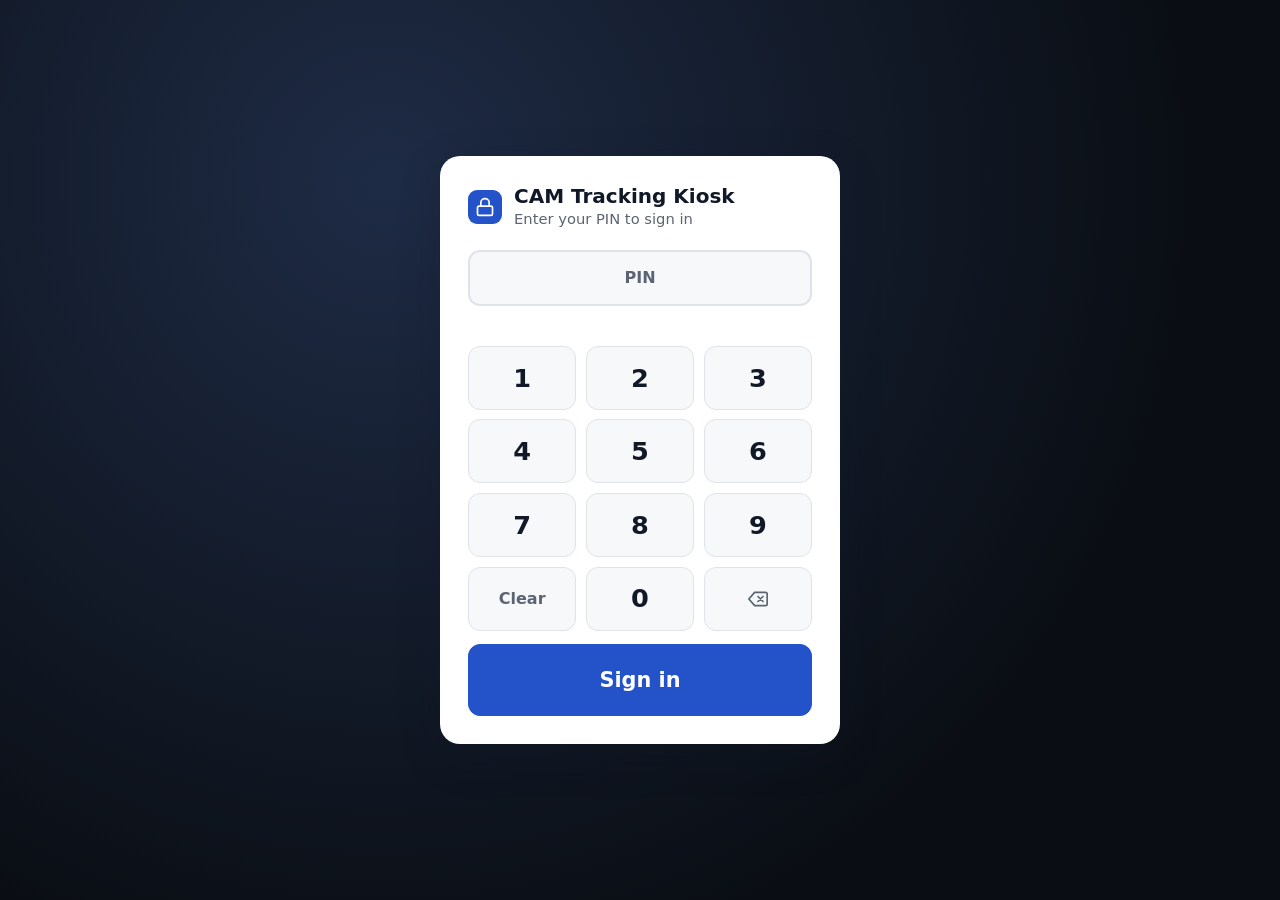
<file: static/index.html>
<!DOCTYPE html>
<html lang="en">
<head>
    <meta charset="UTF-8">
    <meta name="viewport" content="width=device-width, initial-scale=1.0">
    <title>Entry · CAM Tracking</title>
    <link rel="stylesheet" href="/static/css/styles.css">
    <script src="/static/js/ui.js"></script>
    <script src="/static/js/api.js"></script>
    <script src="/static/js/layout.js"></script>
</head>
<body data-page="entry">
    <main class="page">
        <div class="entry-layout">
            <section class="stack-v">
                <div class="card">
                    <form id="lookupForm" autocomplete="off">
                        <label class="field-label" for="entryInput" style="display:block;margin-bottom:0.5rem">Scan or type a tool</label>
                        <div class="lookup-row">
                            <div class="input-hero-wrap">
                                <svg class="icon" viewBox="0 0 24 24" aria-hidden="true"><path d="M3 7V5a2 2 0 0 1 2-2h2M17 3h2a2 2 0 0 1 2 2v2M21 17v2a2 2 0 0 1-2 2h-2M7 21H5a2 2 0 0 1-2-2v-2"/><path d="M7 12h10"/></svg>
                                <input type="text" id="entryInput" class="input input-hero" placeholder="1793-1-2"
                                       autocapitalize="characters" spellcheck="false" autofocus>
                            </div>
                            <button type="submit" id="lookupBtn" class="btn btn-primary btn-xl">Look up</button>
                        </div>
                        <div class="hint-row">
                            <span><code>S1793 SET1 CAM2</code></span>
                            <span><code>1793-1-2</code></span>
                            <span><code>S1793-C2-SET1</code></span>
                            <span>or just <code>1793</code> for the whole job</span>
                        </div>
                    </form>
                </div>

                <!-- Shop status while idle -->
                <div id="idlePanel" class="stack-v">
                    <div class="grid grid-4" id="stationTiles"></div>
                    <div class="card">
                        <div class="card-header">
                            <div class="card-title">Needs attention</div>
                            <a href="/static/hot-list.html" class="btn btn-sm btn-ghost">Full hot list</a>
                        </div>
                        <div id="attentionList" class="attention-list"></div>
                    </div>
                </div>

                <!-- Pick a set or cam -->
                <div id="pickerCard" class="card hidden">
                    <div class="card-header">
                        <div>
                            <div class="card-title" id="pickerTitle"></div>
                            <div class="card-subtitle">Tap a cam to move it, or a set to move every cam in it.</div>
                        </div>
                        <button type="button" class="btn btn-ghost btn-icon" data-action="reset" aria-label="Close"></button>
                    </div>
                    <div id="pickerList" class="set-list"></div>
                </div>

                <!-- Move a tool or set -->
                <div id="moveCard" class="card tool-card hidden" tabindex="-1">
                    <div class="tool-header">
                        <div>
                            <div class="tool-title" id="toolTitle"></div>
                            <div class="tool-meta" id="toolMeta"></div>
                        </div>
                        <div id="toolStation"></div>
                    </div>
                    <div id="lifeInfo"></div>

                    <div class="row-between" style="margin:1.25rem 0 0.85rem">
                        <div class="segmented" role="group" aria-label="What to move">
                            <button type="button" data-scope="cam" aria-pressed="true">This cam</button>
                            <button type="button" data-scope="set" aria-pressed="false" id="setScopeBtn">Entire set</button>
                        </div>
                        <span class="muted" id="scopeHint"></span>
                    </div>

                    <div class="station-grid" id="stationGrid"></div>

                    <div class="row-between" style="margin-top:1rem">
                        <button type="button" id="undoBtn" class="btn btn-lg"></button>
                        <button type="button" class="btn btn-lg btn-ghost" data-action="reset">Cancel <kbd style="background:var(--surface-3)">Esc</kbd></button>
                    </div>

                    <div id="historyBlock" class="hidden">
                        <h3 class="section-title">Recent moves for this tool</h3>
                        <div id="historyList" class="timeline"></div>
                    </div>
                </div>
            </section>

            <aside class="card">
                <div class="card-header" style="margin-bottom:0.25rem">
                    <div class="card-title">Recent activity</div>
                    <span class="live-dot">Live</span>
                </div>
                <div id="activityList" class="activity">
                    <div class="skeleton" style="height:3rem;margin:0.5rem 0"></div>
                    <div class="skeleton" style="height:3rem;margin:0.5rem 0"></div>
                    <div class="skeleton" style="height:3rem;margin:0.5rem 0"></div>
                </div>
            </aside>
        </div>
    </main>

    <script src="/static/js/auth.js"></script>
    <script>
    (function () {
        'use strict';
        var U = UI;

        var state = { cam: null, job: null, scope: 'cam', setCams: [] };

        var form = document.getElementById('lookupForm');
        var entryInput = document.getElementById('entryInput');
        var lookupBtn = document.getElementById('lookupBtn');
        var pickerCard = document.getElementById('pickerCard');
        var moveCard = document.getElementById('moveCard');
        var undoBtn = document.getElementById('undoBtn');
        var idlePanel = document.getElementById('idlePanel');

        undoBtn.innerHTML = U.icon('undo') + 'Undo last move';
        document.querySelectorAll('[data-action="reset"]').forEach(function (btn) {
            if (!btn.textContent.trim()) btn.innerHTML = U.icon('x');
            btn.addEventListener('click', resetUI);
        });

        document.getElementById('stationGrid').innerHTML = U.STATIONS.map(function (s) {
            var meta = U.STATION_META[s];
            return '<button type="button" class="station-btn" data-station="' + s + '">' +
                '<span class="station-top">' + U.icon(meta.icon) + '<span class="current-tag hidden">Current</span></span>' +
                '<span><span class="station-name">' + meta.label + '</span><br><span class="station-hint">' + meta.hint + '</span></span>' +
                '</button>';
        }).join('');

        // ========== Lookup ==========

        form.addEventListener('submit', function (e) {
            e.preventDefault();
            lookup(entryInput.value.trim());
        });

        async function lookup(entry) {
            if (!entry) {
                U.toast('Scan or type a tool first', { type: 'warning' });
                entryInput.focus();
                return;
            }
            U.setLoading(lookupBtn, true);
            try {
                var result = await API.resolveEntry(entry);
                if (result.status === 'exact') {
                    await showMove(result.cam_item, result.job);
                } else if (result.status === 'multiple') {
                    showPicker(result.candidates, result.job);
                } else if (result.status === 'job_not_found') {
                    U.toast('No job S' + result.s_number, { type: 'error', detail: 'Check the number or ask an admin to create the job.' });
                    entryInput.select();
                } else {
                    U.toast(result.message || 'Tool not found', { type: 'error' });
                    entryInput.select();
                }
            } catch (err) {
                U.toast(err.message, { type: 'error' });
            } finally {
                U.setLoading(lookupBtn, false);
            }
        }

        // ========== Picker ==========

        var pickerCams = {};

        function showPicker(cams, job) {
            state.job = job;
            pickerCams = {};
            var sets = {};
            cams.forEach(function (cam) {
                pickerCams[cam.id] = cam;
                (sets[cam.set_no] = sets[cam.set_no] || []).push(cam);
            });

            document.getElementById('pickerTitle').innerHTML = U.toolId(job.s_number) +
                (job.title ? ' <span class="muted" style="font-weight:500">' + U.esc(job.title) + '</span>' : '');

            document.getElementById('pickerList').innerHTML = Object.keys(sets).map(Number).sort(function (a, b) { return a - b; }).map(function (setNo) {
                var setCams = sets[setNo].sort(function (a, b) { return a.cam_no - b.cam_no; });
                var counts = {};
                setCams.forEach(function (c) { counts[c.status_station] = (counts[c.status_station] || 0) + 1; });
                return '<div class="set-row">' +
                    '<button type="button" class="set-btn" data-set-cam="' + setCams[0].id + '">' +
                    '<strong>Set ' + U.esc(setNo) + '</strong><small>' + U.icon('layers') + 'Move all ' + setCams.length + '</small>' +
                    U.stackbar(counts) + '</button>' +
                    '<div class="cam-grid">' + setCams.map(function (cam) {
                        return '<button type="button" class="cam-btn" data-cam="' + cam.id + '">' +
                            '<strong>Cam ' + U.esc(cam.cam_no) + '</strong>' + U.stationBadge(cam.status_station) + '</button>';
                    }).join('') + '</div></div>';
            }).join('');

            document.querySelectorAll('#pickerList [data-cam]').forEach(function (btn) {
                btn.addEventListener('click', function () { showMove(pickerCams[btn.dataset.cam], state.job, 'cam'); });
            });
            document.querySelectorAll('#pickerList [data-set-cam]').forEach(function (btn) {
                btn.addEventListener('click', function () { showMove(pickerCams[btn.dataset.setCam], state.job, 'set'); });
            });

            moveCard.classList.add('hidden');
            idlePanel.classList.add('hidden');
            pickerCard.classList.remove('hidden');
        }

        // ========== Move screen ==========

        async function showMove(cam, job, scope) {
            state.cam = cam;
            state.job = job;
            pickerCard.classList.add('hidden');
            idlePanel.classList.add('hidden');
            moveCard.classList.remove('hidden');
            moveCard.dataset.station = cam.status_station;

            document.getElementById('toolTitle').innerHTML = U.toolId(job.s_number, cam.set_no, cam.cam_no);
            var meta = [];
            if (job.title) meta.push('<span>' + U.esc(job.title) + '</span>');
            if (cam.die_position) meta.push('<span class="chip">' + U.esc(U.capitalize(cam.die_position)) + ' die</span>');
            if (cam.enter_die_steel) meta.push('<span class="chip">' + U.esc(U.capitalize(cam.enter_die_steel)) + '</span>');
            meta.push('<span>Updated ' + U.timeAgo(cam.status_updated_at) + '</span>');
            document.getElementById('toolMeta').innerHTML = meta.join('');
            document.getElementById('toolStation').innerHTML = U.stationBadge(cam.status_station, true);
            document.getElementById('lifeInfo').innerHTML = '';
            document.getElementById('historyBlock').classList.add('hidden');

            // Set members are needed for the scope toggle and set moves
            state.setCams = [];
            try {
                var data = await API.job(job.id);
                if (state.cam !== cam) return;
                state.setCams = data.cam_items.filter(function (c) { return c.set_no === cam.set_no; });
            } catch (e) { /* set scope unavailable */ }
            document.getElementById('setScopeBtn').textContent = 'Entire set (' + (state.setCams.length || '?') + ')';
            setScope(scope || 'cam');
            moveCard.focus({ preventScroll: true });
            moveCard.scrollIntoView({ behavior: 'smooth', block: 'nearest' });

            loadLife(cam);
            loadHistory(cam);
        }

        function setScope(scope) {
            state.scope = scope === 'set' && state.setCams.length > 1 ? 'set' : 'cam';
            document.querySelectorAll('[data-scope]').forEach(function (b) {
                b.setAttribute('aria-pressed', String(b.dataset.scope === state.scope));
            });
            document.getElementById('setScopeBtn').disabled = state.setCams.length <= 1;

            var counts = {};
            state.setCams.forEach(function (c) { counts[c.status_station] = (counts[c.status_station] || 0) + 1; });
            document.querySelectorAll('.station-btn').forEach(function (btn) {
                var s = btn.dataset.station;
                var isCurrent = state.scope === 'cam'
                    ? s === state.cam.status_station
                    : counts[s] === state.setCams.length;
                btn.classList.toggle('is-current', isCurrent);
                btn.disabled = isCurrent;
                btn.querySelector('.current-tag').classList.toggle('hidden', !isCurrent);
            });
            document.getElementById('scopeHint').innerHTML = state.scope === 'set'
                ? U.esc(U.STATIONS.filter(function (s) { return counts[s]; }).map(function (s) { return counts[s] + ' ' + U.stationLabel(s); }).join(' · '))
                : '';
        }

        document.querySelectorAll('[data-scope]').forEach(function (b) {
            b.addEventListener('click', function () { setScope(b.dataset.scope); });
        });

        async function loadLife(cam) {
            try {
                var ls = await API.camLifespan(cam.id);
                if (state.cam !== cam) return;
                var cur = ls.current_lifespan;
                var est = ls.forecast.estimated_sharpenings_remaining;
                var pct = cur.percent_life_used;
                var html = '<div class="life-line"><span class="muted" style="font-weight:600">Material life</span>' + U.meter(pct) +
                    '<span></span><span class="muted">' + U.inches(cur.material_remaining) + ' remaining' +
                    (est !== null ? ' · about ' + est + ' sharpening' + (est === 1 ? '' : 's') + ' left' : '') +
                    (cur.lifespan_number ? ' · lifespan #' + cur.lifespan_number : '') + '</span></div>';
                if (pct >= 90) html = U.inlineAlert('Near end of life: ' + U.inches(cur.material_remaining) + ' remaining. Plan a refill.', 'error') + html;
                else if (pct >= 70) html = U.inlineAlert(pct.toFixed(0) + '% of material life used.', 'warning') + html;
                document.getElementById('lifeInfo').innerHTML = '<div style="margin-top:1rem">' + html + '</div>';
            } catch (e) { /* lifespan is informational */ }
        }

        async function loadHistory(cam) {
            try {
                var data = await API.camItem(cam.id);
                if (state.cam !== cam) return;
                var moves = data.moves.filter(function (m) { return !m.undone; }).slice(0, 5);
                if (!moves.length) return;
                document.getElementById('historyList').innerHTML = moves.map(function (m) {
                    return '<div class="timeline-item"><div>' + U.stationBadge(m.from_station) + '<span class="arrow">→</span>' +
                        U.stationBadge(m.to_station) +
                        (m.material_removed !== null ? ' <span class="muted">' + U.inches(m.material_removed) + ' removed</span>' : '') +
                        '</div><div class="muted nowrap" title="' + U.esc(U.formatDateTime(m.moved_at)) + '">' +
                        U.esc(m.operator || '') + ' · ' + U.timeAgo(m.moved_at) + '</div></div>';
                }).join('');
                document.getElementById('historyBlock').classList.remove('hidden');
            } catch (e) { /* history is informational */ }
        }

        // ========== Moving ==========

        document.querySelectorAll('.station-btn').forEach(function (btn) {
            btn.addEventListener('click', function () {
                if (btn.disabled) return;
                var station = btn.dataset.station;
                (state.scope === 'set' ? moveSet(station, btn) : moveOne(station, btn));
            });
        });

        function busy(on) {
            document.querySelectorAll('.station-btn').forEach(function (b) { b.style.pointerEvents = on ? 'none' : ''; });
        }

        async function earlyRefillDetails(cam, job) {
            var lifespan = await API.camLifespan(cam.id);
            var current = lifespan.current_lifespan;
            if (!current.early_refill_required) return {};
            return U.openDialog({
                title: 'Early refill: ' + U.toolIdText(job.s_number, cam.set_no, cam.cam_no),
                text: 'This tool has more than 10% of its life remaining. Enter a reason for refilling early.',
                confirmLabel: 'Confirm refill',
                danger: true,
                body: U.inlineAlert(U.inches(current.material_remaining) + ' remaining (' + current.percent_life_used + '% used)', 'warning') +
                    '<div class="field"><label class="field-label" for="earlyRefillNote">Reason for early refill</label>' +
                    '<textarea id="earlyRefillNote" class="textarea" rows="3" maxlength="486" placeholder="Reason for early refill" autofocus></textarea></div>' +
                    '<label class="switch field"><input id="earlyRefillExclude" type="checkbox" checked>' +
                    '<span class="switch-track"></span><span class="switch-text"><strong>Exclude this lifecycle from the normal average</strong>' +
                    '<span>Recommended if this was an abnormal lifecycle.</span></span></label>',
                onConfirm: function (dialog) {
                    var note = dialog.querySelector('#earlyRefillNote').value.trim();
                    if (!note) throw new Error('A reason is required for early refill');
                    return { notes: 'Early refill: ' + note, exclude_from_avg: dialog.querySelector('#earlyRefillExclude').checked };
                }
            });
        }

        async function moveOne(station, btn) {
            var cam = state.cam, job = state.job;
            var label = U.toolIdText(job.s_number, cam.set_no, cam.cam_no);
            var material = null;
            if (cam.status_station === 'sharpen' && station === 'cabinet') {
                material = await U.materialDialog(label);
                if (material === null) return;
            }
            busy(true);
            btn.style.opacity = '0.6';
            try {
                var refill = station === 'refill' ? await earlyRefillDetails(cam, job) : {};
                if (refill === null) return;
                var result = await API.moveCam(Object.assign({ cam_item_id: cam.id, to_station: station, material_removed: material }, refill));
                U.toast(label + ' → ' + U.stationLabel(station), {
                    type: 'success',
                    detail: result.auto_bumped
                        ? 'Auto-bumped Set ' + result.auto_bumped.set_no + ' Cam ' + result.auto_bumped.cam_no + ' to Sharpen'
                        : null,
                    action: { label: 'Undo', onClick: function () { undoMany([cam.id].concat(result.auto_bumped ? [result.auto_bumped.cam_item_id] : []), label); } }
                });
                resetUI();
            } catch (err) {
                U.toast(err.message, { type: 'error' });
            } finally {
                busy(false);
                btn.style.opacity = '';
            }
        }

        async function moveSet(station, btn) {
            var job = state.job, setNo = state.cam.set_no;
            var material = {};
            // Collect every reading first: cancelling leaves the whole set untouched
            if (station === 'cabinet') {
                var sharpened = state.setCams.filter(function (c) { return c.status_station === 'sharpen'; })
                    .sort(function (a, b) { return a.cam_no - b.cam_no; });
                for (var i = 0; i < sharpened.length; i++) {
                    var c = sharpened[i];
                    var value = await U.materialDialog(U.toolIdText(job.s_number, c.set_no, c.cam_no) +
                        (sharpened.length > 1 ? ' (' + (i + 1) + ' of ' + sharpened.length + ')' : ''));
                    if (value === null) return;
                    material[c.id] = value;
                }
            }
            busy(true);
            btn.style.opacity = '0.6';
            try {
                var notes = {}, exclusions = {};
                if (station === 'refill') {
                    var cams = state.setCams.filter(function (c) { return c.status_station !== 'refill'; })
                        .sort(function (a, b) { return a.cam_no - b.cam_no; });
                    for (var j = 0; j < cams.length; j++) {
                        var refill = await earlyRefillDetails(cams[j], job);
                        if (refill === null) return;
                        if (refill.notes) {
                            notes[cams[j].id] = refill.notes;
                            exclusions[cams[j].id] = refill.exclude_from_avg;
                        }
                    }
                }
                var result = await API.moveSet({ job_id: job.id, set_no: setNo, to_station: station,
                    material_removed: material, notes: notes, exclude_from_avg: exclusions });
                var label = U.toolIdText(job.s_number, setNo);
                var ids = result.moved.concat(result.bumped).map(function (m) { return m.cam_item_id; });
                U.toast(label + ': ' + result.moved.length + ' cam' + (result.moved.length === 1 ? '' : 's') + ' → ' + U.stationLabel(station), {
                    type: 'success',
                    detail: result.bumped_sets.length ? 'Bumped Set ' + result.bumped_sets.join(', ') + ' to Sharpen' : null,
                    action: { label: 'Undo', onClick: function () { undoMany(ids, label); } }
                });
                resetUI();
            } catch (err) {
                U.toast(err.message, { type: 'error' });
            } finally {
                busy(false);
                btn.style.opacity = '';
            }
        }

        async function undoMany(camIds, label) {
            var failed = 0;
            for (var i = 0; i < camIds.length; i++) {
                try { await API.undoMove(camIds[i]); } catch (e) { failed++; }
            }
            if (failed) U.toast('Undo failed for ' + failed + ' tool(s)', { type: 'error' });
            else U.toast('Undid move: ' + label, { type: 'info' });
            loadActivity();
        }

        undoBtn.addEventListener('click', async function () {
            var cam = state.cam;
            var label = U.toolIdText(state.job.s_number, cam.set_no, cam.cam_no);
            var ok = await U.confirmDialog('Undo last move?', 'Reverts the most recent move recorded for ' + label + '.', { confirmLabel: 'Undo move' });
            if (!ok) return;
            U.setLoading(undoBtn, true);
            try {
                var result = await API.undoMove(cam.id);
                U.toast(label + ' reverted to ' + U.stationLabel(result.reverted_to_station), { type: 'success' });
                resetUI();
            } catch (err) {
                U.toast(err.message, { type: 'error' });
            } finally {
                U.setLoading(undoBtn, false);
            }
        });

        function resetUI() {
            state.cam = null;
            state.setCams = [];
            pickerCard.classList.add('hidden');
            moveCard.classList.add('hidden');
            entryInput.value = '';
            entryInput.focus();
            idlePanel.classList.remove('hidden');
            loadActivity();
            loadIdle();
        }

        // ========== Idle status ==========

        async function loadIdle() {
            try {
                var results = await Promise.all([API.analytics('station-counts'), API.hotList()]);
                var counts = {};
                results[0].forEach(function (r) { counts[r.station] = r.count; });
                document.getElementById('stationTiles').innerHTML = U.STATIONS.map(function (s) {
                    return '<div class="stat" data-station="' + s + '"><div class="stat-label">' + U.stationLabel(s) +
                        '</div><div class="stat-value">' + U.number(counts[s] || 0) + '</div></div>';
                }).join('');
                var hot = results[1].slice(0, 3);
                var list = document.getElementById('attentionList');
                if (!hot.length) {
                    list.innerHTML = U.emptyState('checkCircle', 'Nothing waiting on sharpening');
                    return;
                }
                list.innerHTML = hot.map(function (j) {
                    var flags = (j.has_blocked_position ? '<span class="flag">' + U.icon('alert') + 'Blocked</span>' : '') +
                        (j.all_in_sharpen ? '<span class="flag flag-warning">All in sharpen</span>' : '');
                    return '<button type="button" class="attention-item" data-s="' + U.esc(j.s_number) + '">' +
                        '<div><div class="row">' + U.toolId(j.s_number) + U.priorityBadge(j.priority_level) + flags + '</div>' +
                        '<div class="muted" style="font-size:0.88rem">' + (j.title ? U.esc(j.title) + ' · ' : '') + j.sharpen_count + ' in sharpen · ' +
                        j.available_sets + ' set' + (j.available_sets === 1 ? '' : 's') + ' available</div></div>' +
                        U.stackbar({ active: j.active_count, sharpen: j.sharpen_count, cabinet: j.cabinet_count, refill: j.refill_count }) +
                        '</button>';
                }).join('');
                list.querySelectorAll('[data-s]').forEach(function (b) {
                    b.addEventListener('click', function () { entryInput.value = b.dataset.s; lookup(b.dataset.s); });
                });
            } catch (err) {
                document.getElementById('attentionList').innerHTML = U.inlineAlert(err.message, 'error');
            }
        }

        // ========== Recent activity ==========

        var activityMoves = {};

        async function loadActivity() {
            var list = document.getElementById('activityList');
            try {
                var moves = await API.moves({ limit: 12 });
                activityMoves = {};
                if (!moves.length) {
                    list.innerHTML = U.emptyState('clock', 'No moves yet', 'Moves recorded on any kiosk show up here.');
                    return;
                }
                list.innerHTML = moves.map(function (m) {
                    activityMoves[m.id] = m;
                    return '<div class="activity-item' + (m.undone ? ' is-undone' : '') + '">' +
                        U.stationBadge(m.to_station) +
                        '<div class="what"><a href="#" data-move="' + m.id + '">' + U.toolId(m.s_number, m.set_no, m.cam_no) + '</a>' +
                        '<div class="muted">' + (m.undone ? 'Undone · ' : m.from_station === 'new' ? 'Created · ' : 'from ' + U.esc(U.stationLabel(m.from_station)) + ' · ') + U.esc(m.operator || '') + '</div></div>' +
                        '<span class="when" title="' + U.esc(U.formatDateTime(m.moved_at)) + '">' + U.timeAgo(m.moved_at) + '</span></div>';
                }).join('');
                list.querySelectorAll('[data-move]').forEach(function (a) {
                    a.addEventListener('click', function (e) {
                        e.preventDefault();
                        var m = activityMoves[a.dataset.move];
                        entryInput.value = m.s_number + '-' + m.set_no + '-' + m.cam_no;
                        lookup(entryInput.value);
                    });
                });
            } catch (err) {
                list.innerHTML = U.inlineAlert(err.message, 'error');
            }
        }

        // ========== Keyboard ==========

        document.addEventListener('keydown', function (e) {
            if (document.querySelector('dialog[open]') || document.querySelector('.login-overlay:not(.hidden)')) return;
            if (e.key === 'Escape' && (state.cam || !pickerCard.classList.contains('hidden'))) {
                resetUI();
                return;
            }
            // Scan anytime: printable keys typed outside a field start a new lookup
            var t = e.target;
            var inField = t && (t.tagName === 'INPUT' || t.tagName === 'TEXTAREA' || t.tagName === 'SELECT');
            if (!inField && e.key.length === 1 && !e.ctrlKey && !e.metaKey && !e.altKey && e.key !== ' ') {
                if (state.cam || !pickerCard.classList.contains('hidden')) {
                    pickerCard.classList.add('hidden');
                    moveCard.classList.add('hidden');
                    idlePanel.classList.remove('hidden');
                    state.cam = null;
                }
                entryInput.value = '';
                entryInput.focus();
            }
        });

        Auth.onReady(function () {
            loadActivity();
            loadIdle();
            var q = new URLSearchParams(location.search).get('q');
            if (q) {
                history.replaceState(null, '', location.pathname);
                entryInput.value = q;
                lookup(q);
            } else {
                entryInput.focus();
            }
        });
        setInterval(function () { if (document.visibilityState === 'visible' && Session.isLoggedIn()) {
            loadActivity();
            if (!idlePanel.classList.contains('hidden')) loadIdle();
        } }, 30000);
    })();
    </script>
</body>
</html>
</file>
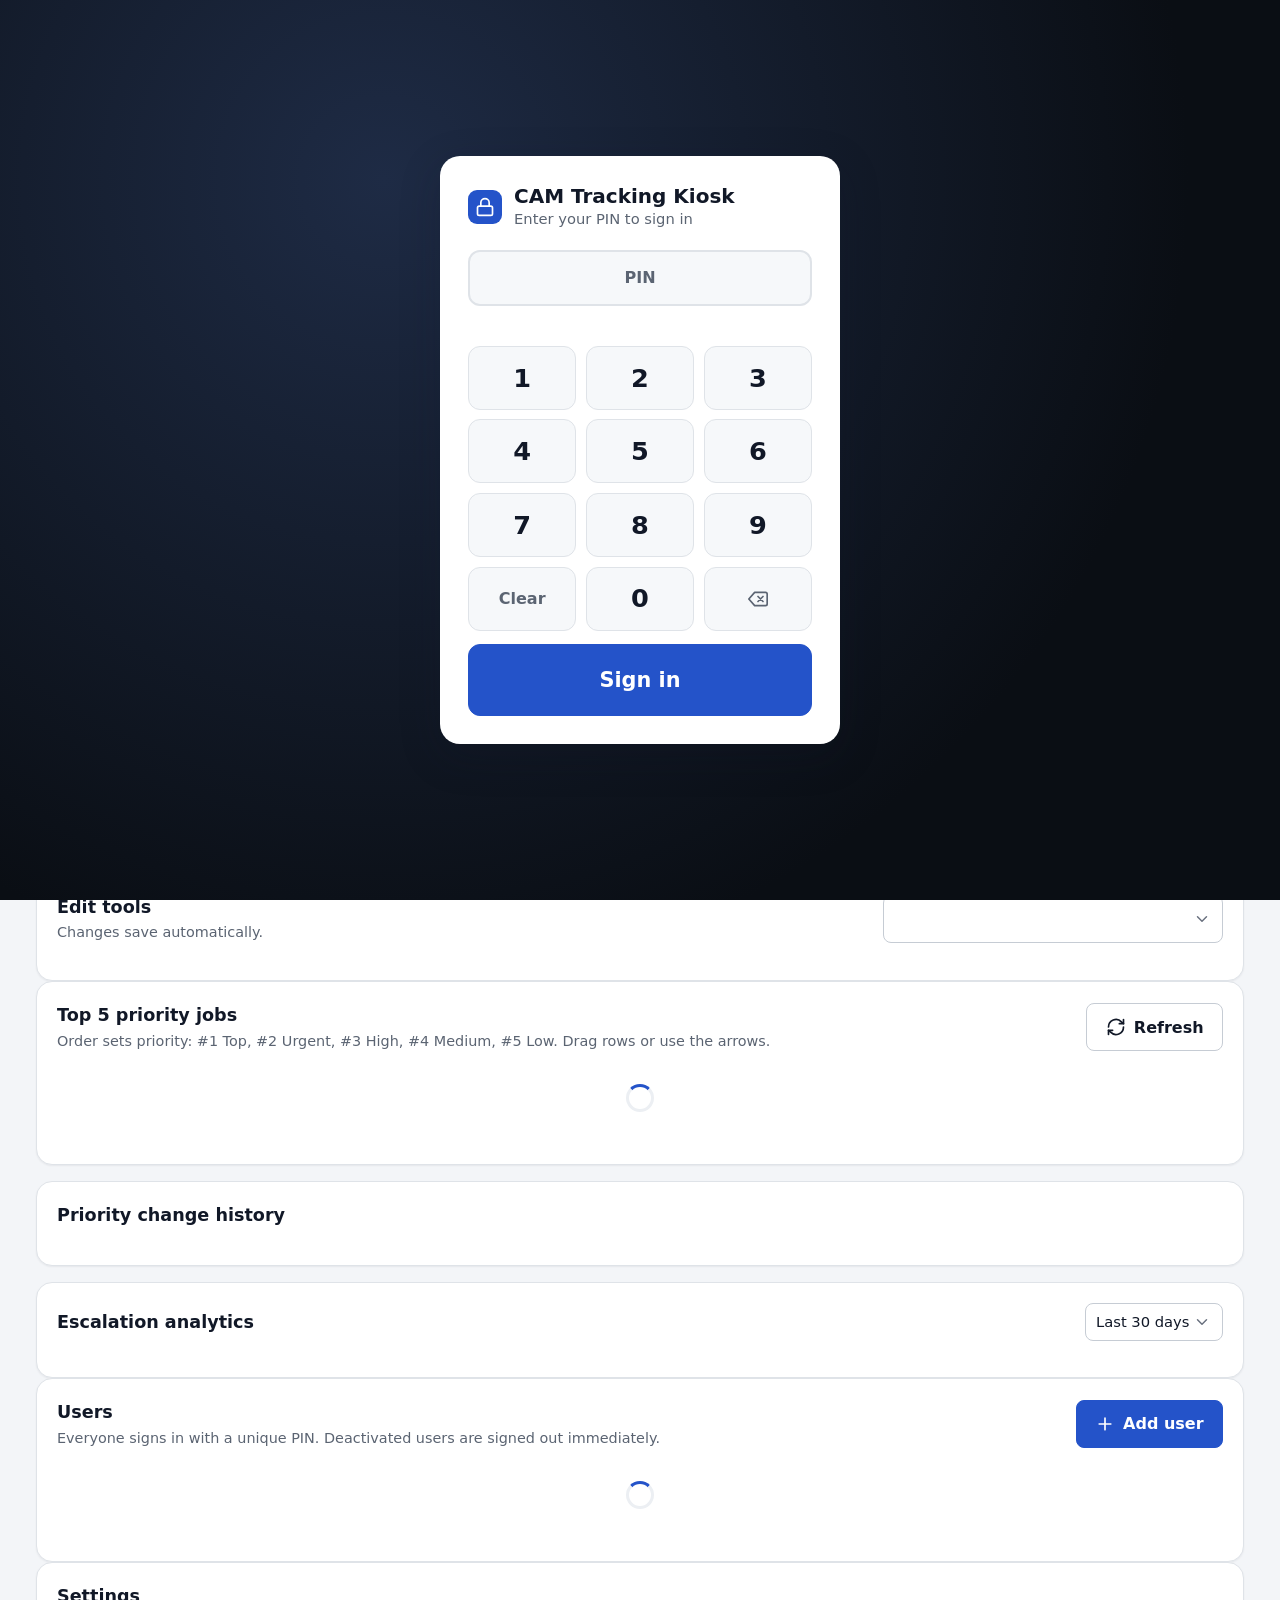
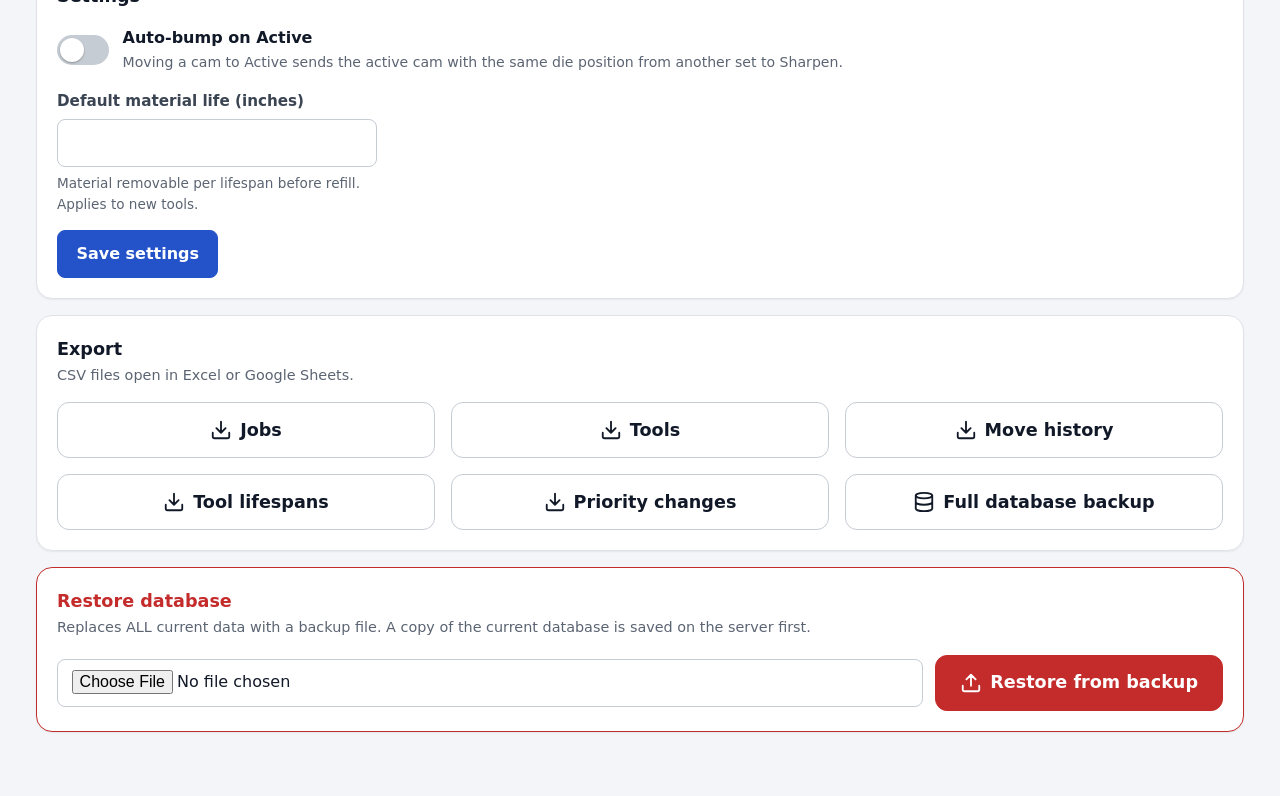
<file: static/admin.html>
<!DOCTYPE html>
<html lang="en">
<head>
    <meta charset="UTF-8">
    <meta name="viewport" content="width=device-width, initial-scale=1.0">
    <title>Admin · CAM Tracking</title>
    <link rel="stylesheet" href="/static/css/styles.css">
    <script src="/static/js/ui.js"></script>
    <script src="/static/js/api.js"></script>
    <script src="/static/js/layout.js"></script>
</head>
<body data-page="admin" data-requires="admin">
    <main class="page">
        <div class="page-header">
            <div>
                <h1>Admin</h1>
                <p>Manage jobs, tools, priorities, users and data.</p>
            </div>
        </div>

        <div class="tabs" role="tablist">
            <button class="tab" role="tab" data-tab="jobs">Jobs</button>
            <button class="tab" role="tab" data-tab="tools">Tools</button>
            <button class="tab" role="tab" data-tab="top5">Top 5</button>
            <button class="tab" role="tab" data-tab="users">Users</button>
            <button class="tab" role="tab" data-tab="settings">Settings &amp; data</button>
        </div>

        <!-- ========== Jobs ========== -->
        <section class="tab-panel" id="tab-jobs" role="tabpanel">
            <div class="card">
                <div class="card-header">
                    <div class="card-title">All jobs <span class="badge" id="jobCount"></span></div>
                    <div class="toolbar">
                        <div class="search-input-wrap">
                            <svg class="icon" viewBox="0 0 24 24" aria-hidden="true"><circle cx="11" cy="11" r="7"/><path d="m20 20-3.5-3.5"/></svg>
                            <input type="search" id="jobFilter" class="input" placeholder="Filter by S-number or title" aria-label="Filter jobs">
                        </div>
                        <button type="button" class="btn btn-primary" id="newJobBtn"></button>
                    </div>
                </div>
                <div id="jobsTable"><div class="spinner"></div></div>
            </div>
        </section>

        <!-- ========== Tools ========== -->
        <section class="tab-panel" id="tab-tools" role="tabpanel">
            <div class="card">
                <div class="card-header">
                    <div>
                        <div class="card-title">Add sets &amp; cams</div>
                        <div class="card-subtitle">Every set gets the same cam layout. Existing tools are never overwritten.</div>
                    </div>
                </div>
                <form id="bulkForm" novalidate>
                    <div class="grid grid-2">
                        <div class="field">
                            <label class="field-label" for="bulkJob">Job</label>
                            <select id="bulkJob" class="select job-select" required></select>
                        </div>
                        <div class="field">
                            <label class="field-label" for="numSets">Number of sets</label>
                            <input type="number" id="numSets" class="input" value="1" min="1" max="100" inputmode="numeric" required>
                            <span class="field-hint">Creates sets 1 through this number.</span>
                        </div>
                    </div>
                    <div class="field">
                        <span class="field-label">Cams in each set</span>
                        <div id="camRows"></div>
                        <div><button type="button" class="btn btn-sm" id="addCamBtn"></button></div>
                    </div>
                    <div class="row-between">
                        <div class="preview-note" id="bulkPreview"></div>
                        <button type="submit" class="btn btn-primary btn-lg">Create tools</button>
                    </div>
                </form>
            </div>

            <div class="card">
                <div class="card-header">
                    <div>
                        <div class="card-title">Edit tools</div>
                        <div class="card-subtitle">Changes save automatically.</div>
                    </div>
                    <select id="editJob" class="select job-select" style="width:min(340px,100%)" aria-label="Job to edit"></select>
                </div>
                <div id="editTools">
                </div>
            </div>
        </section>

        <!-- ========== Top 5 ========== -->
        <section class="tab-panel" id="tab-top5" role="tabpanel">
            <div class="card">
                <div class="card-header">
                    <div>
                        <div class="card-title">Top 5 priority jobs</div>
                        <div class="card-subtitle">Order sets priority: #1 Top, #2 Urgent, #3 High, #4 Medium, #5 Low. Drag rows or use the arrows.</div>
                    </div>
                    <button type="button" class="btn" id="refreshTop5Btn"></button>
                </div>
                <div id="top5Table"><div class="spinner"></div></div>
            </div>

            <div class="card">
                <div class="card-header">
                    <div class="card-title">Priority change history</div>
                </div>
                <div id="auditLog"></div>
            </div>

            <div class="card">
                <div class="card-header">
                    <div class="card-title">Escalation analytics</div>
                    <select id="escalationPeriod" class="select select-sm" style="width:auto" aria-label="Period">
                        <option value="7">Last 7 days</option>
                        <option value="30" selected>Last 30 days</option>
                        <option value="90">Last 90 days</option>
                    </select>
                </div>
                <div id="escalation"></div>
            </div>
        </section>

        <!-- ========== Users ========== -->
        <section class="tab-panel" id="tab-users" role="tabpanel">
            <div class="card">
                <div class="card-header">
                    <div>
                        <div class="card-title">Users</div>
                        <div class="card-subtitle">Everyone signs in with a unique PIN. Deactivated users are signed out immediately.</div>
                    </div>
                    <button type="button" class="btn btn-primary" id="newUserBtn"></button>
                </div>
                <div id="usersTable"><div class="spinner"></div></div>
            </div>
        </section>

        <!-- ========== Settings & data ========== -->
        <section class="tab-panel" id="tab-settings" role="tabpanel">
            <div class="card">
                <div class="card-header"><div class="card-title">Settings</div></div>
                <form id="configForm" novalidate>
                    <label class="switch field">
                        <input type="checkbox" id="autoBump">
                        <span class="switch-track"></span>
                        <span class="switch-text"><strong>Auto-bump on Active</strong>
                            <span>Moving a cam to Active sends the active cam with the same die position from another set to Sharpen.</span></span>
                    </label>
                    <div class="field" style="max-width:320px">
                        <label class="field-label" for="defaultLife">Default material life (inches)</label>
                        <input type="number" id="defaultLife" class="input" step="0.001" min="0.001" max="2" inputmode="decimal">
                        <span class="field-hint">Material removable per lifespan before refill. Applies to new tools.</span>
                    </div>
                    <button type="submit" class="btn btn-primary">Save settings</button>
                </form>
            </div>

            <div class="card">
                <div class="card-header">
                    <div>
                        <div class="card-title">Export</div>
                        <div class="card-subtitle">CSV files open in Excel or Google Sheets.</div>
                    </div>
                </div>
                <div class="grid grid-3" id="exports"></div>
            </div>

            <div class="card danger-zone">
                <div class="card-header">
                    <div>
                        <div class="card-title" style="color:var(--danger)">Restore database</div>
                        <div class="card-subtitle">Replaces ALL current data with a backup file. A copy of the current database is saved on the server first.</div>
                    </div>
                </div>
                <div class="row">
                    <input type="file" id="dbFile" class="input" accept=".db,.sqlite,.sqlite3" style="flex:1;min-width:220px">
                    <button type="button" class="btn btn-danger btn-lg" id="importBtn"></button>
                </div>
            </div>
        </section>
    </main>

    <script src="/static/js/auth.js"></script>
    <script>
    (function () {
        'use strict';
        var U = UI;
        var esc = U.esc;
        var allJobs = [];
        var loaded = {};

        // ========== Tabs ==========

        var TABS = ['jobs', 'tools', 'top5', 'users', 'settings'];
        var LOADERS = { jobs: loadJobs, tools: loadTools, top5: loadTop5, users: loadUsers, settings: loadSettings };

        function showTab(name, force) {
            if (TABS.indexOf(name) < 0) name = 'jobs';
            document.querySelectorAll('.tab').forEach(function (t) { t.setAttribute('aria-selected', String(t.dataset.tab === name)); });
            document.querySelectorAll('.tab-panel').forEach(function (p) { p.classList.toggle('hidden', p.id !== 'tab-' + name); });
            if (location.hash !== '#' + name) history.replaceState(null, '', '#' + name);
            if (force || !loaded[name]) {
                loaded[name] = true;
                LOADERS[name]();
            }
        }
        document.querySelectorAll('.tab').forEach(function (t) {
            t.addEventListener('click', function () { showTab(t.dataset.tab); });
        });
        window.addEventListener('hashchange', function () {
            if (Auth.isAdmin()) showTab(location.hash.slice(1));
        });

        function priorityOptions(selected) {
            return U.PRIORITIES.map(function (p) {
                return '<option value="' + p + '"' + (p === (selected || 'low') ? ' selected' : '') + '>' + U.capitalize(p) + '</option>';
            }).join('');
        }

        function flashRow(el) {
            el.classList.remove('row-saved');
            void el.offsetWidth;
            el.classList.add('row-saved');
        }

        async function refreshJobs() {
            allJobs = await API.jobs();
            document.querySelectorAll('.job-select').forEach(function (sel) {
                var current = sel.value;
                sel.innerHTML = '<option value="">Select a job…</option>' + allJobs.slice().sort(function (a, b) {
                    return Number(a.s_number) - Number(b.s_number);
                }).map(function (j) {
                    return '<option value="' + j.id + '">S' + esc(j.s_number) + (j.title ? ' — ' + esc(j.title) : '') + '</option>';
                }).join('');
                sel.value = current;
            });
        }

        // ========== Jobs ==========

        document.getElementById('newJobBtn').innerHTML = U.icon('plus') + 'New job';
        var jobsTable = null;

        function jobFormBody(job) {
            job = job || {};
            return (job.id ? '' :
                '<div class="field"><label class="field-label" for="fSnum">S-number</label>' +
                '<input id="fSnum" class="input" inputmode="numeric" autocomplete="off" placeholder="e.g. 1793" autofocus></div>') +
                '<div class="field"><label class="field-label" for="fTitle">Title <span class="muted">(optional)</span></label>' +
                '<input id="fTitle" class="input" maxlength="200" value="' + esc(job.title || '') + '"' + (job.id ? ' autofocus' : '') + '></div>' +
                (job.id ? '' : '<div class="field"><label class="field-label" for="fPriority">Priority</label><select id="fPriority" class="select">' + priorityOptions('low') + '</select></div>') +
                '<div class="field"><label class="field-label" for="fNotes">Notes <span class="muted">(optional)</span></label>' +
                '<textarea id="fNotes" class="textarea" maxlength="1000">' + esc(job.notes || '') + '</textarea></div>';
        }

        document.getElementById('newJobBtn').addEventListener('click', async function () {
            var job = await U.openDialog({
                title: 'New job', confirmLabel: 'Create job', body: jobFormBody(),
                onConfirm: function (d) {
                    var s = d.querySelector('#fSnum').value.trim();
                    if (!s) throw new Error('Enter an S-number');
                    return API.createJob({
                        s_number: s,
                        title: d.querySelector('#fTitle').value.trim() || null,
                        priority_level: d.querySelector('#fPriority').value,
                        notes: d.querySelector('#fNotes').value.trim() || null
                    });
                }
            });
            if (job) {
                U.toast('Job S' + job.s_number + ' created', { type: 'success', action: { label: 'Add tools', onClick: function () {
                    showTab('tools'); document.getElementById('bulkJob').value = job.id;
                } } });
                loadJobs();
            }
        });

        async function loadJobs() {
            try {
                await refreshJobs();
                renderJobs();
            } catch (err) {
                document.getElementById('jobsTable').innerHTML = U.inlineAlert(err.message, 'error');
            }
        }

        function filteredJobs() {
            var q = document.getElementById('jobFilter').value.trim().toLowerCase();
            return allJobs.filter(function (j) {
                return !q || String(j.s_number).indexOf(q.replace(/^s/, '')) >= 0 || (j.title || '').toLowerCase().indexOf(q) >= 0;
            });
        }

        function renderJobs() {
            var rows = filteredJobs();
            document.getElementById('jobCount').textContent = allJobs.length;
            var columns = [
                { key: 's_number', label: 'Job', sortValue: function (j) { return Number(j.s_number); }, render: function (j) {
                    return '<a href="/static/job-detail.html?id=' + j.id + '">' + U.toolId(j.s_number) + '</a>' +
                        (j.title ? '<div class="muted" style="font-size:0.88rem">' + esc(j.title) + '</div>' : '');
                } },
                { key: 'priority_level', label: 'Priority', sortValue: function (j) { return U.PRIORITIES.indexOf(j.priority_level); }, render: function (j) {
                    return '<select class="select select-sm" data-priority="' + j.id + '" style="width:auto" aria-label="Priority for S' + esc(j.s_number) + '">' + priorityOptions(j.priority_level) + '</select>';
                } },
                { key: 'created_at', label: 'Created', render: function (j) { return '<span class="nowrap">' + U.formatDate(j.created_at) + '</span>'; } },
                { key: null, label: '', className: 'text-right', render: function (j) {
                    return '<div class="row" style="justify-content:flex-end;gap:0.35rem;flex-wrap:nowrap">' +
                        '<button type="button" class="btn btn-sm" data-edit-job="' + j.id + '">Edit</button>' +
                        '<button type="button" class="btn btn-sm btn-ghost" data-delete-job="' + j.id + '" aria-label="Delete S' + esc(j.s_number) + '">' + U.icon('trash') + '</button></div>';
                } }
            ];
            var opts = {
                rows: rows, sortKey: 's_number',
                empty: U.emptyState('briefcase', allJobs.length ? 'No jobs match the filter' : 'No jobs yet', allJobs.length ? '' : 'Create the first job to start tracking tools.'),
                onRender: bindJobRows
            };
            if (jobsTable) jobsTable.update(rows);
            else jobsTable = U.sortableTable(document.getElementById('jobsTable'), columns, opts);
        }

        function jobById(id) { return allJobs.filter(function (j) { return j.id === Number(id); })[0]; }

        function bindJobRows(root) {
            root.querySelectorAll('[data-priority]').forEach(function (sel) {
                sel.addEventListener('change', async function () {
                    var job = jobById(sel.dataset.priority);
                    var next = sel.value;
                    var reason = await U.promptDialog('Change S' + job.s_number + ' to ' + U.capitalize(next) + '?', {
                        label: 'Reason (recorded in the audit log)', placeholder: 'e.g. Customer expedite', confirmLabel: 'Change priority',
                        requiredMessage: 'A reason is required'
                    });
                    if (!reason) { sel.value = job.priority_level || 'low'; return; }
                    try {
                        await API.updateJob(job.id, { priority_level: next, reason: reason, source: 'all_jobs' });
                        job.priority_level = next;
                        flashRow(sel.closest('tr'));
                        U.toast('S' + job.s_number + ' priority set to ' + U.capitalize(next), { type: 'success' });
                    } catch (err) {
                        sel.value = job.priority_level || 'low';
                        U.toast(err.message, { type: 'error' });
                    }
                });
            });
            root.querySelectorAll('[data-edit-job]').forEach(function (btn) {
                btn.addEventListener('click', async function () {
                    var job = jobById(btn.dataset.editJob);
                    var saved = await U.openDialog({
                        title: 'Edit S' + job.s_number, confirmLabel: 'Save', body: jobFormBody(job),
                        onConfirm: function (d) {
                            return API.updateJob(job.id, { title: d.querySelector('#fTitle').value.trim(), notes: d.querySelector('#fNotes').value.trim() });
                        }
                    });
                    if (saved) { U.toast('S' + job.s_number + ' saved', { type: 'success' }); loadJobs(); }
                });
            });
            root.querySelectorAll('[data-delete-job]').forEach(function (btn) {
                btn.addEventListener('click', async function () {
                    var job = jobById(btn.dataset.deleteJob);
                    var ok = await U.openDialog({
                        title: 'Delete S' + job.s_number + '?', danger: true, confirmLabel: 'Delete job',
                        text: 'This permanently deletes the job with all of its tools, move history and lifespans. Type the S-number to confirm.',
                        body: '<input id="fConfirm" class="input" inputmode="numeric" autocomplete="off" autofocus placeholder="' + esc(job.s_number) + '">',
                        onConfirm: function (d) {
                            if (d.querySelector('#fConfirm').value.trim().replace(/^s/i, '') !== String(job.s_number)) throw new Error('S-number does not match');
                            return API.deleteJob(job.id);
                        }
                    });
                    if (ok) { U.toast('S' + job.s_number + ' deleted', { type: 'success' }); loadJobs(); }
                });
            });
        }

        document.getElementById('jobFilter').addEventListener('input', U.debounce(function () { if (jobsTable) jobsTable.update(filteredJobs()); }, 150));

        // ========== Tools ==========

        var camRows = document.getElementById('camRows');
        document.getElementById('addCamBtn').innerHTML = U.icon('plus') + 'Add cam';

        function addCamRow() {
            var row = document.createElement('div');
            row.className = 'cam-config-row';
            row.innerHTML = '<strong></strong>' +
                '<select class="select select-sm cam-die" aria-label="Die position"><option value="">Die position…</option><option value="upper">Upper</option><option value="lower">Lower</option></select>' +
                '<select class="select select-sm cam-orient" aria-label="Orientation"><option value="">Orientation…</option><option value="enter">Enter</option><option value="exit">Exit</option></select>' +
                '<button type="button" class="btn btn-sm btn-ghost btn-icon" aria-label="Remove cam">' + U.icon('x') + '</button>';
            row.querySelector('button').addEventListener('click', function () {
                if (camRows.children.length > 1) { row.remove(); renumberCams(); }
            });
            camRows.appendChild(row);
            renumberCams();
        }

        function renumberCams() {
            Array.prototype.forEach.call(camRows.children, function (row, i) {
                row.querySelector('strong').textContent = 'Cam ' + (i + 1);
            });
            updatePreview();
        }

        function updatePreview() {
            var sets = parseInt(document.getElementById('numSets').value, 10) || 0;
            var cams = camRows.children.length;
            document.getElementById('bulkPreview').textContent =
                sets + ' set' + (sets === 1 ? '' : 's') + ' × ' + cams + ' cam' + (cams === 1 ? '' : 's') + ' = ' + (sets * cams) + ' tools';
        }

        document.getElementById('addCamBtn').addEventListener('click', addCamRow);
        document.getElementById('numSets').addEventListener('input', updatePreview);
        addCamRow();

        document.getElementById('bulkForm').addEventListener('submit', async function (e) {
            e.preventDefault();
            var btn = e.target.querySelector('[type="submit"]');
            var jobId = parseInt(document.getElementById('bulkJob').value, 10);
            var numSets = parseInt(document.getElementById('numSets').value, 10);
            if (!jobId) { U.toast('Choose a job first', { type: 'warning' }); return; }
            if (!numSets || numSets < 1 || numSets > 100) { U.toast('Number of sets must be 1–100', { type: 'warning' }); return; }
            var cams = Array.prototype.map.call(camRows.children, function (row, i) {
                return { cam_no: i + 1, die_position: row.querySelector('.cam-die').value || null,
                         enter_die_steel: row.querySelector('.cam-orient').value || null, exit_die_steel: null };
            });
            U.setLoading(btn, true);
            try {
                var result = await API.createCamItemsBulk({ job_id: jobId, num_sets: numSets, cams: cams });
                U.toast(result.created_count + ' tools ready', { type: 'success', detail: 'Existing tools were left unchanged.' });
                document.getElementById('editJob').value = jobId;
                loadEditTools();
            } catch (err) {
                U.toast(err.message, { type: 'error' });
            } finally {
                U.setLoading(btn, false);
            }
        });

        async function loadTools() {
            try { await refreshJobs(); } catch (err) { U.toast(err.message, { type: 'error' }); }
            loadEditTools();
        }

        document.getElementById('editJob').addEventListener('change', loadEditTools);

        async function loadEditTools() {
            var container = document.getElementById('editTools');
            var jobId = document.getElementById('editJob').value;
            if (!jobId) {
                container.innerHTML = U.emptyState('tool', 'Choose a job to edit its tools');
                return;
            }
            container.innerHTML = '<div class="spinner"></div>';
            try {
                var data = await API.job(jobId);
                if (!data.cam_items.length) {
                    container.innerHTML = U.emptyState('tool', 'This job has no tools yet', 'Use “Add sets & cams” above.');
                    return;
                }
                var prevSet = null;
                container.innerHTML = '<div class="table-wrap"><table class="table"><thead><tr><th>Set</th><th>Cam</th><th>Station</th>' +
                    '<th>Die position</th><th>Orientation</th><th>Material life (in)</th><th>Notes</th></tr></thead><tbody>' +
                    data.cam_items.map(function (c) {
                        var newSet = c.set_no !== prevSet;
                        prevSet = c.set_no;
                        return '<tr data-cam="' + c.id + '" class="' + (newSet ? 'set-start' : '') + '">' +
                            '<td class="nowrap">' + (newSet ? '<strong>Set ' + c.set_no + '</strong>' : '') + '</td><td class="nowrap">Cam ' + c.cam_no + '</td>' +
                            '<td>' + U.stationBadge(c.status_station) + '</td>' +
                            '<td><select class="select select-sm" data-field="die_position"><option value="">—</option>' +
                            ['upper', 'lower'].map(function (v) { return '<option value="' + v + '"' + (c.die_position === v ? ' selected' : '') + '>' + U.capitalize(v) + '</option>'; }).join('') + '</select></td>' +
                            '<td><select class="select select-sm" data-field="enter_die_steel"><option value="">—</option>' +
                            ['enter', 'exit'].map(function (v) { return '<option value="' + v + '"' + (c.enter_die_steel === v ? ' selected' : '') + '>' + U.capitalize(v) + '</option>'; }).join('') + '</select></td>' +
                            '<td><input type="number" class="input input-sm" data-field="max_material_life" step="0.001" min="0.001" max="2" inputmode="decimal" style="width:7rem" value="' + esc(c.max_material_life) + '"></td>' +
                            '<td><input type="text" class="input input-sm" data-field="notes" maxlength="1000" style="min-width:12rem" value="' + esc(c.notes || '') + '"></td></tr>';
                    }).join('') + '</tbody></table></div>';
                container.querySelectorAll('[data-field]').forEach(function (field) {
                    field.addEventListener('change', function () { saveTool(field.closest('tr')); });
                    if (field.type === 'text') field.addEventListener('keydown', function (e) { if (e.key === 'Enter') field.blur(); });
                });
            } catch (err) {
                container.innerHTML = U.inlineAlert(err.message, 'error');
            }
        }

        async function saveTool(row) {
            var updates = {};
            row.querySelectorAll('[data-field]').forEach(function (f) {
                var v = f.value.trim();
                if (f.dataset.field === 'max_material_life') { if (v) updates.max_material_life = parseFloat(v); }
                else if (f.dataset.field === 'notes') updates.notes = v;
                else if (v) updates[f.dataset.field] = v;
            });
            try {
                await API.updateCamItem(row.dataset.cam, updates);
                flashRow(row);
            } catch (err) {
                U.toast('Not saved: ' + err.message, { type: 'error' });
            }
        }

        // ========== Top 5 ==========

        var top5 = [], swapJobs = [];
        var POSITION_PRIORITIES = ['top', 'urgent', 'high', 'medium', 'low'];
        document.getElementById('refreshTop5Btn').innerHTML = U.icon('refresh') + 'Refresh';
        document.getElementById('refreshTop5Btn').addEventListener('click', loadTop5);
        document.getElementById('escalationPeriod').addEventListener('change', loadEscalation);

        async function loadTop5() {
            try {
                var data = await API.top5();
                top5 = data.top5.slice(0, 5);
                swapJobs = data.all_jobs;
                renderTop5();
            } catch (err) {
                document.getElementById('top5Table').innerHTML = U.inlineAlert(err.message, 'error');
            }
            loadAudit();
            loadEscalation();
        }

        function renderTop5() {
            var el = document.getElementById('top5Table');
            if (!top5.length) {
                el.innerHTML = U.emptyState('trophy', 'No jobs yet');
                return;
            }
            el.innerHTML = '<div class="table-wrap"><table class="table"><thead><tr><th></th><th>#</th><th>Job</th><th>Priority</th>' +
                '<th class="num">Score</th><th class="num">In sharpen</th><th class="text-right">Actions</th></tr></thead><tbody>' +
                top5.map(function (j, i) {
                    return '<tr class="drag-row" draggable="true" data-index="' + i + '">' +
                        '<td class="drag-handle">' + U.icon('grip') + '</td><td><span class="rank">' + (i + 1) + '</span></td>' +
                        '<td><a href="/static/job-detail.html?id=' + j.job_id + '">' + U.toolId(j.s_number) + '</a>' +
                        (j.title ? '<div class="muted" style="font-size:0.88rem">' + esc(j.title) + '</div>' : '') + '</td>' +
                        '<td>' + U.priorityBadge(POSITION_PRIORITIES[i]) + '</td>' +
                        '<td class="num">' + (j.priority_score !== undefined ? j.priority_score : '—') + '</td>' +
                        '<td class="num">' + (j.sharpen_count !== undefined ? j.sharpen_count : '—') + '</td>' +
                        '<td class="text-right"><div class="row" style="justify-content:flex-end;gap:0.35rem;flex-wrap:nowrap">' +
                        '<button type="button" class="btn btn-sm btn-icon" data-up="' + i + '" aria-label="Move up"' + (i === 0 ? ' disabled' : '') + '>▲</button>' +
                        '<button type="button" class="btn btn-sm btn-icon" data-down="' + i + '" aria-label="Move down"' + (i === top5.length - 1 ? ' disabled' : '') + '>▼</button>' +
                        '<button type="button" class="btn btn-sm" data-swap="' + i + '">' + U.icon('swap') + 'Swap</button></div></td></tr>';
                }).join('') + '</tbody></table></div>';

            var dragFrom = null;
            el.querySelectorAll('.drag-row').forEach(function (row) {
                row.addEventListener('dragstart', function (e) { dragFrom = Number(row.dataset.index); row.classList.add('is-dragging'); e.dataTransfer.effectAllowed = 'move'; });
                row.addEventListener('dragend', function () { row.classList.remove('is-dragging'); el.querySelectorAll('.drag-over').forEach(function (r) { r.classList.remove('drag-over'); }); });
                row.addEventListener('dragover', function (e) { e.preventDefault(); row.classList.add('drag-over'); });
                row.addEventListener('dragleave', function () { row.classList.remove('drag-over'); });
                row.addEventListener('drop', function (e) {
                    e.preventDefault();
                    var to = Number(row.dataset.index);
                    if (dragFrom !== null && dragFrom !== to) moveTop5(dragFrom, to);
                });
            });
            el.querySelectorAll('[data-up]').forEach(function (b) { b.addEventListener('click', function () { var i = Number(b.dataset.up); moveTop5(i, i - 1); }); });
            el.querySelectorAll('[data-down]').forEach(function (b) { b.addEventListener('click', function () { var i = Number(b.dataset.down); moveTop5(i, i + 1); }); });
            el.querySelectorAll('[data-swap]').forEach(function (b) { b.addEventListener('click', function () { swapTop5(Number(b.dataset.swap)); }); });
        }

        function moveTop5(from, to) {
            var item = top5.splice(from, 1)[0];
            top5.splice(to, 0, item);
            renderTop5();
            saveTop5();
        }

        async function saveTop5() {
            try {
                var result = await API.reorderTop5(top5.map(function (j) { return j.job_id; }));
                if (result.priority_changes.length) U.toast(result.priority_changes.length + ' priorit' + (result.priority_changes.length === 1 ? 'y' : 'ies') + ' updated', { type: 'success' });
                loadAudit();
            } catch (err) {
                U.toast('Order not saved: ' + err.message, { type: 'error' });
                loadTop5();
            }
        }

        async function swapTop5(index) {
            var inTop = top5.map(function (j) { return j.job_id; });
            var candidates = swapJobs.filter(function (j) { return inTop.indexOf(j.id) < 0; });
            var chosen = null;
            function list(q) {
                q = (q || '').toLowerCase().replace(/^s/, '');
                var rows = candidates.filter(function (j) { return !q || String(j.s_number).indexOf(q) >= 0 || (j.title || '').toLowerCase().indexOf(q) >= 0; }).slice(0, 30);
                return rows.length ? rows.map(function (j) {
                    return '<button type="button" class="attention-item" data-pick="' + j.id + '"><div>' + U.toolId(j.s_number) +
                        (j.title ? ' <span class="muted">' + esc(j.title) + '</span>' : '') + '</div>' + U.priorityBadge(j.priority_level) + '</button>';
                }).join('') : U.emptyState('search', 'No matching jobs');
            }
            var picked = await U.openDialog({
                title: 'Replace #' + (index + 1) + ' S' + top5[index].s_number, wide: true, confirmLabel: 'Close', cancelLabel: false,
                body: '<input type="search" class="input" id="swapFilter" placeholder="Filter by S-number or title" autofocus style="margin-bottom:0.75rem">' +
                    '<div class="attention-list" id="swapList" style="max-height:50vh;overflow:auto">' + list('') + '</div>',
                onOpen: function (d) {
                    function bind() {
                        d.querySelectorAll('[data-pick]').forEach(function (b) {
                            b.addEventListener('click', function () { chosen = Number(b.dataset.pick); d.querySelector('form').requestSubmit(); });
                        });
                    }
                    d.querySelector('#swapFilter').addEventListener('input', function (e) { d.querySelector('#swapList').innerHTML = list(e.target.value); bind(); });
                    bind();
                },
                onConfirm: function () { return chosen; }
            });
            if (typeof picked !== 'number') return;
            var job = swapJobs.filter(function (j) { return j.id === picked; })[0];
            top5[index] = { job_id: job.id, s_number: job.s_number, title: job.title, priority_level: job.priority_level };
            renderTop5();
            saveTop5();
        }

        async function loadAudit() {
            var el = document.getElementById('auditLog');
            try {
                var data = await API.priorityChanges({ limit: 25 });
                U.sortableTable(el, [
                    { key: 'changed_at', label: 'When', render: function (c) { return '<span class="nowrap" title="' + esc(U.formatDateTime(c.changed_at)) + '">' + U.timeAgo(c.changed_at) + '</span>'; } },
                    { key: 's_number', label: 'Job', render: function (c) { return U.toolId(c.s_number); } },
                    { key: 'changed_by_username', label: 'By', render: function (c) { return esc(c.changed_by_username); } },
                    { key: 'new_priority', label: 'Change', sortable: false, render: function (c) { return '<span class="nowrap">' + U.priorityBadge(c.old_priority) + '<span class="arrow">→</span>' + U.priorityBadge(c.new_priority) + '</span>'; } },
                    { key: 'reason', label: 'Reason', render: function (c) { return esc(c.reason); } },
                    { key: 'source', label: 'Source', render: function (c) { return c.source === 'top5' ? 'Top 5' : 'All jobs'; } }
                ], { rows: data.items, sortKey: 'changed_at', empty: U.emptyState('clock', 'No priority changes yet') });
            } catch (err) {
                el.innerHTML = U.inlineAlert(err.message, 'error');
            }
        }

        async function loadEscalation() {
            var el = document.getElementById('escalation');
            var days = parseInt(document.getElementById('escalationPeriod').value, 10);
            try {
                var d = await API.priorityAnalytics(days);
                var viaTop5 = (d.by_source.filter(function (s) { return s.source === 'top5'; })[0] || { count: 0 }).count;
                var html = '<div class="grid grid-3" style="margin-bottom:1rem">' +
                    '<div class="stat"><div class="stat-label">Changes</div><div class="stat-value">' + d.total_changes + '</div><div class="stat-sub">Last ' + days + ' days</div></div>' +
                    '<div class="stat"><div class="stat-label">Jobs changed</div><div class="stat-value">' + d.most_changed_jobs.length + '</div></div>' +
                    '<div class="stat"><div class="stat-label">Via Top 5</div><div class="stat-value">' + viaTop5 + '</div></div></div>';
                if (!d.total_changes) {
                    el.innerHTML = html + U.emptyState('chart', 'No priority changes in this period');
                    return;
                }
                el.innerHTML = html + '<div class="grid grid-2"><div><h3 class="section-title" style="margin-top:0">Most escalated jobs</h3><div id="escJobs"></div></div>' +
                    '<div><h3 class="section-title" style="margin-top:0">Transitions</h3><div id="escTransitions"></div></div></div>';
                U.sortableTable(document.getElementById('escJobs'), [
                    { key: 's_number', label: 'Job', render: function (j) { return U.toolId(j.s_number); } },
                    { key: 'priority_level', label: 'Now', render: function (j) { return U.priorityBadge(j.priority_level); } },
                    { key: 'change_count', label: 'Changes', className: 'num', render: function (j) { return j.change_count; } },
                    { key: 'escalation_count', label: 'Escalations', className: 'num', render: function (j) { return j.escalation_count; } }
                ], { rows: d.most_changed_jobs, sortKey: 'escalation_count' });
                U.sortableTable(document.getElementById('escTransitions'), [
                    { key: 'old_priority', label: 'From', render: function (t) { return U.priorityBadge(t.old_priority); } },
                    { key: 'new_priority', label: 'To', render: function (t) { return U.priorityBadge(t.new_priority); } },
                    { key: 'count', label: 'Count', className: 'num', render: function (t) { return t.count; } }
                ], { rows: d.transitions, sortKey: 'count' });
            } catch (err) {
                el.innerHTML = U.inlineAlert(err.message, 'error');
            }
        }

        // ========== Users ==========

        document.getElementById('newUserBtn').innerHTML = U.icon('plus') + 'Add user';
        var users = [];

        function pinFields() {
            return '<div class="grid grid-2"><div class="field"><label class="field-label" for="fPin">PIN</label>' +
                '<input id="fPin" class="input" type="password" inputmode="numeric" autocomplete="new-password" minlength="4" maxlength="20"></div>' +
                '<div class="field"><label class="field-label" for="fPin2">Confirm PIN</label>' +
                '<input id="fPin2" class="input" type="password" inputmode="numeric" autocomplete="new-password" maxlength="20"></div></div>';
        }

        function readPin(d) {
            var pin = d.querySelector('#fPin').value;
            if (pin.length < 4) throw new Error('PIN must be at least 4 characters');
            if (pin !== d.querySelector('#fPin2').value) throw new Error('PINs do not match');
            return pin;
        }

        document.getElementById('newUserBtn').addEventListener('click', async function () {
            var created = await U.openDialog({
                title: 'Add user', confirmLabel: 'Add user',
                body: '<div class="grid grid-2"><div class="field"><label class="field-label" for="fName">Display name</label><input id="fName" class="input" maxlength="100" autofocus placeholder="Jane Smith"></div>' +
                    '<div class="field"><label class="field-label" for="fUser">Username</label><input id="fUser" class="input" maxlength="50" autocapitalize="off" placeholder="jsmith"></div></div>' +
                    pinFields() +
                    '<div class="field"><label class="field-label" for="fRole">Role</label><select id="fRole" class="select"><option value="user">User — record moves</option><option value="admin">Admin — full access</option></select></div>',
                onOpen: function (d) {
                    var name = d.querySelector('#fName'), user = d.querySelector('#fUser');
                    name.addEventListener('input', function () {
                        if (!user.dataset.touched) user.value = name.value.toLowerCase().replace(/[^a-z0-9]+/g, '');
                    });
                    user.addEventListener('input', function () { user.dataset.touched = '1'; });
                },
                onConfirm: function (d) {
                    var name = d.querySelector('#fName').value.trim();
                    var username = d.querySelector('#fUser').value.trim();
                    if (!name || !username) throw new Error('Display name and username are required');
                    return API.createUser({ display_name: name, username: username, pin: readPin(d), role: d.querySelector('#fRole').value });
                }
            });
            if (created) { U.toast(created.display_name + ' can now sign in', { type: 'success' }); loadUsers(); }
        });

        async function loadUsers() {
            var el = document.getElementById('usersTable');
            try {
                users = await API.users();
                var me = Auth.user() || {};
                U.sortableTable(el, [
                    { key: 'display_name', label: 'Name', render: function (u) {
                        return '<strong>' + esc(u.display_name) + '</strong>' + (u.username === me.username ? ' <span class="badge">You</span>' : '') +
                            '<div class="muted" style="font-size:0.88rem">@' + esc(u.username) + '</div>';
                    } },
                    { key: 'role', label: 'Role', render: function (u) {
                        return '<select class="select select-sm" data-role="' + u.id + '" style="width:auto"' + (u.active ? '' : ' disabled') + '>' +
                            '<option value="user"' + (u.role === 'user' ? ' selected' : '') + '>User</option><option value="admin"' + (u.role === 'admin' ? ' selected' : '') + '>Admin</option></select>';
                    } },
                    { key: 'active', label: 'Status', render: function (u) {
                        return u.active ? '<span class="badge st-active"><span class="dot"></span>Active</span>' : '<span class="badge">Inactive</span>';
                    } },
                    { key: 'created_at', label: 'Added', render: function (u) { return '<span class="nowrap">' + U.formatDate(u.created_at) + '</span>'; } },
                    { key: null, label: '', className: 'text-right', render: function (u) {
                        return '<div class="row" style="justify-content:flex-end;gap:0.35rem;flex-wrap:nowrap">' +
                            (u.active ? '<button type="button" class="btn btn-sm" data-pin="' + u.id + '">Reset PIN</button>' : '') +
                            (u.username === me.username ? '' : u.active
                                ? '<button type="button" class="btn btn-sm btn-ghost" data-deactivate="' + u.id + '">Deactivate</button>'
                                : '<button type="button" class="btn btn-sm" data-reactivate="' + u.id + '">Reactivate</button>') + '</div>';
                    } }
                ], {
                    rows: users, sortKey: 'display_name', ascending: true,
                    rowAttrs: function (u) { return u.active ? '' : 'style="opacity:0.6"'; },
                    onRender: bindUserRows
                });
            } catch (err) {
                el.innerHTML = U.inlineAlert(err.message, 'error');
            }
        }

        function userById(id) { return users.filter(function (u) { return u.id === Number(id); })[0]; }

        function bindUserRows(root) {
            root.querySelectorAll('[data-role]').forEach(function (sel) {
                sel.addEventListener('change', async function () {
                    var u = userById(sel.dataset.role);
                    try {
                        await API.updateUser(u.id, { role: sel.value });
                        u.role = sel.value;
                        flashRow(sel.closest('tr'));
                    } catch (err) {
                        sel.value = u.role;
                        U.toast(err.message, { type: 'error' });
                    }
                });
            });
            root.querySelectorAll('[data-pin]').forEach(function (b) {
                b.addEventListener('click', async function () {
                    var u = userById(b.dataset.pin);
                    var ok = await U.openDialog({
                        title: 'Reset PIN for ' + u.display_name, confirmLabel: 'Set PIN', body: pinFields(),
                        onOpen: function (d) { d.querySelector('#fPin').focus(); },
                        onConfirm: function (d) { return API.updateUser(u.id, { pin: readPin(d) }); }
                    });
                    if (ok) U.toast('PIN updated for ' + u.display_name, { type: 'success' });
                });
            });
            root.querySelectorAll('[data-deactivate]').forEach(function (b) {
                b.addEventListener('click', async function () {
                    var u = userById(b.dataset.deactivate);
                    if (!await U.confirmDialog('Deactivate ' + u.display_name + '?', 'They will be signed out and unable to sign in until reactivated.', { danger: true, confirmLabel: 'Deactivate' })) return;
                    try { await API.deactivateUser(u.id); U.toast(u.display_name + ' deactivated', { type: 'success' }); loadUsers(); }
                    catch (err) { U.toast(err.message, { type: 'error' }); }
                });
            });
            root.querySelectorAll('[data-reactivate]').forEach(function (b) {
                b.addEventListener('click', async function () {
                    var u = userById(b.dataset.reactivate);
                    try { await API.updateUser(u.id, { active: true }); U.toast(u.display_name + ' reactivated', { type: 'success' }); loadUsers(); }
                    catch (err) { U.toast(err.message, { type: 'error' }); }
                });
            });
        }

        // ========== Settings & data ==========

        var EXPORTS = [
            ['jobs', 'Jobs'], ['cam-items', 'Tools'], ['moves', 'Move history'],
            ['tool-lifespans', 'Tool lifespans'], ['priority-changes', 'Priority changes']
        ];
        document.getElementById('exports').innerHTML = EXPORTS.map(function (e) {
            return '<button type="button" class="btn btn-lg" data-export="' + e[0] + '">' + U.icon('download') + e[1] + '</button>';
        }).join('') + '<button type="button" class="btn btn-lg" id="dbExport">' + U.icon('database') + 'Full database backup</button>';
        document.querySelectorAll('[data-export]').forEach(function (b) {
            b.addEventListener('click', async function () {
                U.setLoading(b, true);
                try { await API.exportCsv(b.dataset.export); } catch (err) { U.toast(err.message, { type: 'error' }); }
                U.setLoading(b, false);
            });
        });
        document.getElementById('dbExport').addEventListener('click', async function () {
            var b = this;
            U.setLoading(b, true);
            try { await API.exportDatabase(); } catch (err) { U.toast(err.message, { type: 'error' }); }
            U.setLoading(b, false);
        });

        async function loadSettings() {
            try {
                var cfg = await API.config();
                document.getElementById('autoBump').checked = cfg.auto_bump_enabled;
                document.getElementById('defaultLife').value = cfg.default_material_life;
            } catch (err) {
                U.toast(err.message, { type: 'error' });
            }
        }

        document.getElementById('configForm').addEventListener('submit', async function (e) {
            e.preventDefault();
            var btn = e.target.querySelector('[type="submit"]');
            var life = parseFloat(document.getElementById('defaultLife').value);
            if (isNaN(life) || life < 0.001 || life > 2) { U.toast('Default material life must be between 0.001 and 2.000 inches', { type: 'warning' }); return; }
            U.setLoading(btn, true);
            try {
                await API.updateConfig({ auto_bump_enabled: document.getElementById('autoBump').checked, default_material_life: life });
                U.toast('Settings saved', { type: 'success' });
            } catch (err) {
                U.toast(err.message, { type: 'error' });
            } finally {
                U.setLoading(btn, false);
            }
        });

        var importBtn = document.getElementById('importBtn');
        importBtn.innerHTML = U.icon('upload') + 'Restore from backup';
        importBtn.addEventListener('click', async function () {
            var file = document.getElementById('dbFile').files[0];
            if (!file) { U.toast('Choose a backup file first', { type: 'warning' }); return; }
            if (!/\.(db|sqlite|sqlite3)$/i.test(file.name)) { U.toast('Choose a .db, .sqlite or .sqlite3 file', { type: 'warning' }); return; }
            var result = await U.openDialog({
                title: 'Replace all data?', danger: true, confirmLabel: 'Replace all data',
                text: 'Every job, tool, move and user will be replaced by the contents of ' + file.name + '. Type REPLACE to confirm.',
                body: '<input id="fConfirm" class="input" autocomplete="off" autocapitalize="characters" autofocus placeholder="REPLACE">',
                onConfirm: function (d) {
                    if (d.querySelector('#fConfirm').value.trim() !== 'REPLACE') throw new Error('Type REPLACE to confirm');
                    return API.importDatabase(file);
                }
            });
            if (!result) return;
            U.toast('Database restored', { type: 'success', detail: result.jobs_count + ' jobs · ' + result.cam_items_count + ' tools · ' + result.moves_count + ' moves. Reloading…' });
            setTimeout(function () { location.reload(); }, 2000);
        });

        // ========== Init ==========

        Auth.onReady(function () {
            loaded = {};
            showTab(location.hash.slice(1), true);
        });
    })();
    </script>
</body>
</html>
</file>
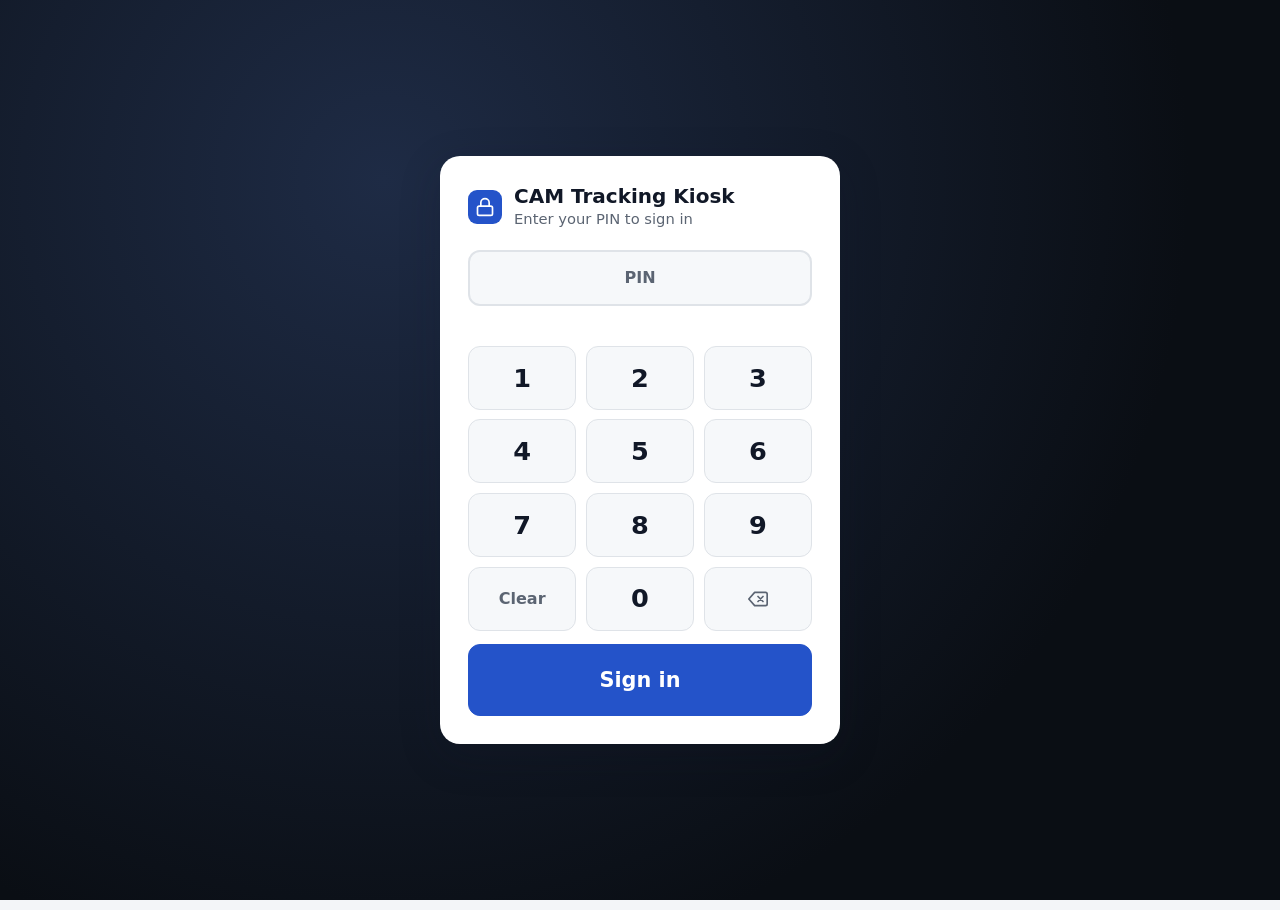
<file: static/analytics.html>
<!DOCTYPE html>
<html lang="en">
<head>
    <meta charset="UTF-8">
    <meta name="viewport" content="width=device-width, initial-scale=1.0">
    <title>Analytics · CAM Tracking</title>
    <link rel="stylesheet" href="/static/css/styles.css">
    <script src="/static/js/ui.js"></script>
    <script src="/static/js/api.js"></script>
    <script src="/static/js/layout.js"></script>
</head>
<body data-page="analytics">
    <main class="page">
        <div class="page-header">
            <div>
                <h1>Analytics</h1>
                <p>Tool flow, sharpening workload and material life across the shop.</p>
            </div>
            <div class="page-actions">
                <div class="segmented" role="group" aria-label="Time period" id="periodPicker">
                    <button type="button" data-days="7" aria-pressed="false">7 days</button>
                    <button type="button" data-days="30" aria-pressed="true">30 days</button>
                    <button type="button" data-days="90" aria-pressed="false">90 days</button>
                </div>
                <button type="button" class="btn" id="refreshBtn"></button>
            </div>
        </div>

        <div class="grid grid-4" id="kpis" style="margin-bottom:1rem"></div>

        <div class="card">
            <div class="card-header">
                <div>
                    <div class="card-title">Where the tools are</div>
                    <div class="card-subtitle">Current station and average time spent there.</div>
                </div>
            </div>
            <div id="stationDist"></div>
        </div>

        <div class="grid grid-2" style="margin-top:1rem">
            <div class="card" style="margin:0">
                <div class="card-header"><div><div class="card-title">Moves per day</div><div class="card-subtitle period-label"></div></div></div>
                <div id="movesChart"></div>
            </div>
            <div class="card" style="margin:0">
                <div class="card-header"><div><div class="card-title">Material removed per day</div><div class="card-subtitle period-label"></div></div></div>
                <div id="materialChart"></div>
            </div>
        </div>

        <div class="grid grid-2" style="margin-top:1rem">
            <div class="card" style="margin:0">
                <div class="card-header"><div><div class="card-title">Station transitions</div><div class="card-subtitle period-label"></div></div></div>
                <div id="transitions"></div>
            </div>
            <div class="card" style="margin:0">
                <div class="card-header"><div><div class="card-title">Operator activity</div><div class="card-subtitle period-label"></div></div></div>
                <div id="operators"></div>
            </div>
        </div>

        <div class="card" style="margin-top:1rem">
            <div class="card-header">
                <div>
                    <div class="card-title">Refill forecast</div>
                    <div class="card-subtitle">Tools closest to the end of their material life.</div>
                </div>
            </div>
            <div id="forecast"></div>
        </div>

        <div class="card">
            <div class="card-header"><div class="card-title">Tool lifespans</div></div>
            <div id="lifespans"></div>
        </div>

        <div class="grid grid-2" style="margin-top:1rem">
            <div class="card" style="margin:0">
                <div class="card-header"><div><div class="card-title">Most sharpened tools</div><div class="card-subtitle">All time</div></div></div>
                <div id="materialStats"></div>
            </div>
            <div class="card" style="margin:0">
                <div class="card-header"><div><div class="card-title">Most cycled tools</div><div class="card-subtitle">Moves into Active, all time</div></div></div>
                <div id="cycles"></div>
            </div>
        </div>
    </main>

    <script src="/static/js/auth.js"></script>
    <script>
    (function () {
        'use strict';
        var U = UI;
        var days = 30;
        var refreshBtn = document.getElementById('refreshBtn');
        refreshBtn.innerHTML = U.icon('refresh') + 'Refresh';

        // ========== Chart builders ==========

        /** Last n calendar days (UTC, matching SQLite DATE()) as YYYY-MM-DD. */
        function dayKeys(n) {
            var keys = [];
            for (var i = n - 1; i >= 0; i--) keys.push(new Date(Date.now() - i * 86400000).toISOString().slice(0, 10));
            return keys;
        }

        /** Single-series column chart. points: [{label, value, tip}] */
        function columnChart(points, format) {
            var max = Math.max.apply(null, points.map(function (p) { return p.value; }).concat([0]));
            if (!max) return U.emptyState('chart', 'No activity in this period');
            var maxIdx = points.map(function (p) { return p.value; }).indexOf(max);
            var gap = points.length > 40 ? 2 : points.length > 14 ? 4 : 6;
            var every = Math.ceil(points.length / 8);
            return '<div class="colchart"><div class="colchart-plot" style="gap:' + gap + 'px">' + points.map(function (p, i) {
                var showCap = i === maxIdx || (i === points.length - 1 && p.value);
                return '<div class="colchart-col" tabindex="0" data-tip="' + U.esc(p.tip) + '">' +
                    (showCap ? '<span class="cap" style="bottom:' + (p.value / max * 100) + '%">' + format(p.value) + '</span>' : '') +
                    '<div class="bar" style="height:' + (p.value / max * 100) + '%' + (p.value ? '' : ';min-height:0') + '"></div></div>';
            }).join('') + '</div><div class="colchart-axis" style="gap:' + gap + 'px">' + points.map(function (p, i) {
                return '<span>' + ((points.length - 1 - i) % every === 0 ? '<em>' + U.esc(p.label) + '</em>' : '') + '</span>';
            }).join('') + '</div></div>';
        }

        function hbars(rows) {
            var max = Math.max.apply(null, rows.map(function (r) { return r.value; }).concat([0]));
            if (!max) return U.emptyState('chart', 'No moves in this period');
            return '<div class="hbars">' + rows.map(function (r) {
                return '<div class="hbar"><span>' + r.label + '</span><div class="hbar-track">' +
                    '<div class="hbar-fill" style="width:' + (r.value / max * 100) + '%"></div></div>' +
                    '<span class="hbar-value">' + U.number(r.value) + '</span></div>';
            }).join('') + '</div>';
        }

        function stat(label, value, sub, station) {
            return '<div class="stat"' + (station ? ' data-station="' + station + '"' : '') + '><div class="stat-label">' + label +
                '</div><div class="stat-value">' + value + '</div>' + (sub ? '<div class="stat-sub">' + sub + '</div>' : '') + '</div>';
        }

        function section(id, fn) {
            return fn().catch(function (err) {
                document.getElementById(id).innerHTML = U.inlineAlert(err.message, 'error');
            });
        }

        // ========== Sections ==========

        async function loadOverview() {
            var r = await Promise.all([
                API.analytics('station-counts'), API.analytics('dwell-times'),
                API.analytics('sharpen-backlog'), API.analytics('lifespan-stats'),
                API.analytics('moves-recent', { days: days })
            ]);
            var counts = {}, dwell = {};
            r[0].forEach(function (x) { counts[x.station] = x.count; });
            r[1].forEach(function (x) { dwell[x.station] = x.avg_hours; });
            var total = U.STATIONS.reduce(function (n, s) { return n + (counts[s] || 0); }, 0);
            var backlog = r[2], life = r[3];
            var moves = r[4].reduce(function (n, x) { return n + x.count; }, 0);

            document.getElementById('kpis').innerHTML =
                stat('Tools tracked', U.number(total)) +
                stat('Moves', U.number(moves), 'Last ' + days + ' days') +
                stat('Sharpen backlog', U.number(backlog.backlog_size || 0), 'Waiting ' + U.hoursLabel(backlog.avg_hours_in_sharpen) + ' on average', 'sharpen') +
                stat('Avg life used', life.active.avg_percent_used !== null ? U.number(life.active.avg_percent_used) + '%' : '—', 'Across current lifespans');

            document.getElementById('stationDist').innerHTML = total
                ? U.stackbar(counts, true) + '<div class="grid grid-4" style="margin-top:1rem">' + U.STATIONS.map(function (s) {
                    var n = counts[s] || 0;
                    return stat(U.stationLabel(s), U.number(n),
                        Math.round(n / total * 100) + '% · avg ' + U.hoursLabel(dwell[s]) + ' here', s);
                }).join('') + '</div>'
                : U.emptyState('tool', 'No tools tracked yet');

            var c = life.completed, a = life.active;
            document.getElementById('lifespans').innerHTML =
                '<div class="section-title" style="margin-top:0">Completed (refilled)</div><div class="grid grid-4">' +
                stat('Lifespans', U.number(c.completed_lifespans || 0)) +
                stat('Avg sharpenings', c.avg_sharpenings !== null ? U.number(c.avg_sharpenings, 1) : '—',
                    c.completed_lifespans ? 'Range ' + c.min_sharpenings + '–' + c.max_sharpenings : '') +
                stat('Avg material removed', U.inches(c.avg_material_removed)) +
                stat('Avg duration', U.hoursLabel(c.avg_lifespan_hours)) +
                '</div><div class="section-title">In progress</div><div class="grid grid-4">' +
                stat('Lifespans', U.number(a.active_lifespans || 0)) +
                stat('Avg sharpenings', a.avg_sharpenings !== null ? U.number(a.avg_sharpenings, 1) : '—') +
                stat('Avg material removed', U.inches(a.avg_material_removed)) +
                stat('Avg life used', a.avg_percent_used !== null ? U.number(a.avg_percent_used) + '%' : '—') +
                '</div>';
        }

        async function loadTrends() {
            var trends = await API.analytics('material-trends', { days: days });
            var byDay = {};
            trends.forEach(function (t) { byDay[t.date] = t; });
            var keys = dayKeys(days);
            var movePoints = keys.map(function (k) {
                var t = byDay[k] || { move_count: 0 };
                return { label: U.formatDay(k), value: t.move_count, tip: '<strong>' + U.formatDay(k) + '</strong><br>' + t.move_count + ' moves' };
            });
            var materialPoints = keys.map(function (k) {
                var t = byDay[k] || { total_material_removed: 0, sharpen_count: 0 };
                return { label: U.formatDay(k), value: t.total_material_removed,
                    tip: '<strong>' + U.formatDay(k) + '</strong><br>' + U.inches(t.total_material_removed) + ' removed<br>' + t.sharpen_count + ' sharpenings' };
            });
            var movesEl = document.getElementById('movesChart');
            var matEl = document.getElementById('materialChart');
            movesEl.innerHTML = columnChart(movePoints, function (v) { return U.number(v); });
            matEl.innerHTML = columnChart(materialPoints, function (v) { return U.inches(v); });
            U.bindChartTips(movesEl);
            U.bindChartTips(matEl);
        }

        async function loadTransitions() {
            var data = await API.analytics('station-transitions', { days: days });
            document.getElementById('transitions').innerHTML = hbars(data.filter(function (t) { return t.from_station !== 'new'; }).slice(0, 8).map(function (t) {
                return { label: U.esc(U.stationLabel(t.from_station)) + ' <span class="arrow">→</span> ' + U.esc(U.stationLabel(t.to_station)), value: t.count };
            }));
        }

        async function loadOperators() {
            var data = await API.analytics('operator-activity', { days: days });
            U.sortableTable(document.getElementById('operators'), [
                { key: 'operator', label: 'Operator', render: function (r) { return '<strong>' + U.esc(r.operator) + '</strong>'; } },
                { key: 'move_count', label: 'Moves', className: 'num', render: function (r) { return U.number(r.move_count); } },
                { key: 'sharpen_moves', label: 'Sharpenings', className: 'num', render: function (r) { return U.number(r.sharpen_moves); } },
                { key: 'total_material_removed', label: 'Removed', className: 'num', render: function (r) { return U.inches(r.total_material_removed); } }
            ], { rows: data, sortKey: 'move_count', empty: U.emptyState('users', 'No moves in this period') });
        }

        async function loadForecast() {
            var data = await API.analytics('refill-forecast', { limit: 15 });
            U.sortableTable(document.getElementById('forecast'), [
                { key: 's_number', label: 'Tool', render: function (r) { return '<a href="/static/job-detail.html?id=' + r.job_id + '">' + U.toolId(r.s_number, r.set_no, r.cam_no) + '</a>'; } },
                { key: 'status_station', label: 'Station', render: function (r) { return U.stationBadge(r.status_station); } },
                { key: 'sharpen_count', label: 'Sharpenings', className: 'num', render: function (r) { return r.sharpen_count; } },
                { key: 'total_material_removed', label: 'Removed', className: 'num', render: function (r) { return U.inches(r.total_material_removed); } },
                { key: 'material_remaining', label: 'Remaining', className: 'num', render: function (r) { return U.inches(r.material_remaining); } },
                { key: 'percent_used', label: 'Life used', render: function (r) { return U.meter(r.percent_used); } }
            ], {
                rows: data, sortKey: 'percent_used',
                rowAttrs: function (r) { return r.percent_used >= 90 ? 'class="row-danger"' : r.percent_used >= 70 ? 'class="row-warn"' : ''; },
                empty: U.emptyState('refill', 'No sharpening recorded yet', 'Tools appear here once they have been sharpened.')
            });
        }

        async function loadToolTables() {
            var r = await Promise.all([API.analytics('material-stats', { limit: 15 }), API.analytics('cycle-counts', { limit: 15 })]);
            U.sortableTable(document.getElementById('materialStats'), [
                { key: 's_number', label: 'Tool', render: function (x) { return U.toolId(x.s_number, x.set_no, x.cam_no); } },
                { key: 'sharpen_count', label: 'Count', className: 'num', render: function (x) { return x.sharpen_count; } },
                { key: 'last_material_removed', label: 'Last', className: 'num', render: function (x) { return U.inches(x.last_material_removed); } },
                { key: 'avg_material_removed', label: 'Average', className: 'num', render: function (x) { return U.inches(x.avg_material_removed); } }
            ], { rows: r[0], sortKey: 'sharpen_count', empty: U.emptyState('sharpen', 'No sharpening recorded yet') });
            U.sortableTable(document.getElementById('cycles'), [
                { key: 's_number', label: 'Tool', render: function (x) { return U.toolId(x.s_number, x.set_no, x.cam_no); } },
                { key: 'cycle_count', label: 'Cycles', className: 'num', render: function (x) { return x.cycle_count; } }
            ], { rows: r[1].filter(function (x) { return x.cycle_count > 0; }), sortKey: 'cycle_count', empty: U.emptyState('play', 'No tools have been active yet') });
        }

        async function loadAll() {
            U.setLoading(refreshBtn, true);
            document.querySelectorAll('.period-label').forEach(function (el) { el.textContent = 'Last ' + days + ' days'; });
            await Promise.all([
                section('kpis', loadOverview), section('movesChart', loadTrends), section('transitions', loadTransitions),
                section('operators', loadOperators), section('forecast', loadForecast), section('materialStats', loadToolTables)
            ]);
            U.setLoading(refreshBtn, false);
        }

        document.querySelectorAll('#periodPicker [data-days]').forEach(function (b) {
            b.addEventListener('click', function () {
                days = parseInt(b.dataset.days, 10);
                document.querySelectorAll('#periodPicker [data-days]').forEach(function (x) { x.setAttribute('aria-pressed', String(x === b)); });
                loadAll();
            });
        });
        refreshBtn.addEventListener('click', loadAll);
        Auth.onReady(loadAll);
        setInterval(function () { if (document.visibilityState === 'visible' && Session.isLoggedIn()) loadAll(); }, 120000);
    })();
    </script>
</body>
</html>
</file>
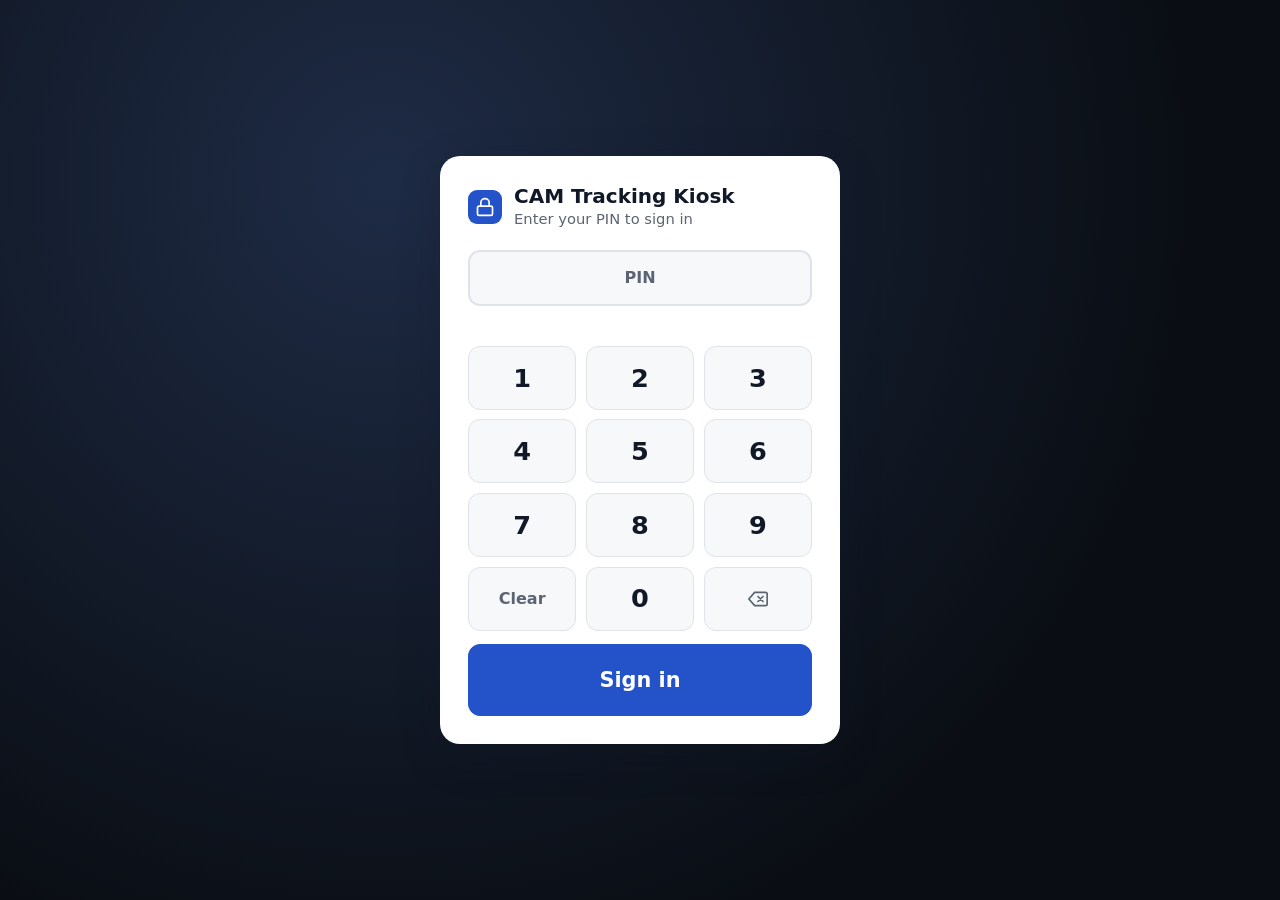
<file: static/hot-list.html>
<!DOCTYPE html>
<html lang="en">
<head>
    <meta charset="UTF-8">
    <meta name="viewport" content="width=device-width, initial-scale=1.0">
    <title>Hot List · CAM Tracking</title>
    <link rel="stylesheet" href="/static/css/styles.css">
    <script src="/static/js/ui.js"></script>
    <script src="/static/js/api.js"></script>
    <script src="/static/js/layout.js"></script>
</head>
<body data-page="hot-list">
    <main class="page">
        <div class="page-header">
            <div>
                <h1>Hot list</h1>
                <p>Jobs with tools waiting on sharpening, most urgent first.</p>
            </div>
            <div class="page-actions">
                <span class="live-dot" id="updatedAt">Loading…</span>
                <button type="button" class="btn" id="refreshBtn"></button>
            </div>
        </div>

        <div class="grid grid-4" id="summary" style="margin-bottom:1rem"></div>

        <div class="card">
            <div class="card-header">
                <div class="card-title">Ranked jobs</div>
                <div class="legend" id="legend"></div>
            </div>
            <div id="hotList"><div class="spinner"></div></div>
            <details style="margin-top:1rem">
                <summary class="muted" style="cursor:pointer;font-weight:600">How ranking works</summary>
                <p class="muted" style="margin-top:0.5rem;font-size:0.92rem">
                    Score = base priority (Low 0 → Top 4) plus: <strong>+100</strong> if every tool is in Sharpen,
                    <strong>+100</strong> if a cam position is blocked (every copy in Sharpen or Refill),
                    <strong>+2</strong> with no cabinet stock while a full set is active,
                    <strong>+2</strong> with no available sets (<strong>+1</strong> with one),
                    <strong>+1</strong> with 3 or more tools in Refill.
                </p>
            </details>
        </div>
    </main>

    <script src="/static/js/auth.js"></script>
    <script>
    (function () {
        'use strict';
        var U = UI;
        var refreshBtn = document.getElementById('refreshBtn');
        var lastLoaded = null;
        refreshBtn.innerHTML = U.icon('refresh') + 'Refresh';
        document.getElementById('legend').innerHTML = U.stationLegend().replace(/^<div class="legend">|<\/div>$/g, '');

        function counts(j) {
            return { active: j.active_count, sharpen: j.sharpen_count, cabinet: j.cabinet_count, refill: j.refill_count };
        }

        function pills(j) {
            return '<div class="counts">' + U.STATIONS.map(function (s) {
                var n = j[s + '_count'];
                return '<span class="count-pill st-' + s + (n ? '' : ' is-zero') + '" title="' + U.stationLabel(s) + '">' +
                    U.stationLabel(s).charAt(0) + ' ' + n + '</span>';
            }).join('') + '</div>';
        }

        var table = null;

        async function load() {
            U.setLoading(refreshBtn, true);
            try {
                var list = await API.hotList();
                list.forEach(function (j, i) { j.rank = i + 1; });
                renderSummary(list);
                var columns = [
                    { key: 'rank', label: '#', className: 'num', render: function (j) { return '<span class="rank">' + j.rank + '</span>'; } },
                    { key: 's_number', label: 'Job', render: function (j) {
                        return U.toolId(j.s_number) + (j.title ? '<div class="muted" style="font-size:0.88rem">' + U.esc(j.title) + '</div>' : '');
                    } },
                    { key: 'base_priority', label: 'Priority', render: function (j) { return U.priorityBadge(j.priority_level); } },
                    { key: 'priority_score', label: 'Score', className: 'num', render: function (j) { return '<strong>' + j.priority_score + '</strong>'; } },
                    { key: 'flags', label: 'Flags', sortable: false, render: function (j) {
                        return (j.has_blocked_position ? '<span class="flag" title="A cam position has no usable copy in any set">' + U.icon('alert') + 'Blocked</span> ' : '') +
                            (j.all_in_sharpen ? '<span class="flag flag-warning">All in sharpen</span>' : '') || '<span class="muted">—</span>';
                    } },
                    { key: 'available_sets', label: 'Sets ready', className: 'num', render: function (j) {
                        return '<strong' + (j.available_sets === 0 ? ' style="color:var(--danger)"' : '') + '>' + j.available_sets + '</strong>';
                    } },
                    { key: 'sharpen_count', label: 'Tools by station', render: function (j) {
                        return '<div style="display:grid;gap:0.4rem;min-width:180px">' + U.stackbar(counts(j)) + pills(j) + '</div>';
                    } },
                    { key: 'oldest_update', label: 'Oldest move', sortValue: function (j) { var d = U.parseDate(j.oldest_update); return d ? -d.getTime() : null; },
                      render: function (j) { return '<span class="nowrap" title="' + U.esc(U.formatDateTime(j.oldest_update)) + '">' + U.timeAgo(j.oldest_update) + '</span>'; } },
                    { key: null, label: '', render: function () { return '<span class="muted">' + U.icon('chevronRight') + '</span>'; } }
                ];
                var container = document.getElementById('hotList');
                var options = {
                    rows: list, sortKey: 'rank', ascending: true,
                    rowAttrs: function (j) { return 'class="is-clickable" data-job="' + j.job_id + '"'; },
                    empty: U.emptyState('checkCircle', 'Nothing on the hot list', 'No job currently has tools waiting in Sharpen.'),
                    onRender: function (el) {
                        el.querySelectorAll('tr[data-job]').forEach(function (tr) {
                            tr.addEventListener('click', function () { location.href = '/static/job-detail.html?id=' + tr.dataset.job; });
                        });
                    }
                };
                if (table) table.update(list);
                else table = U.sortableTable(container, columns, options);
                lastLoaded = Date.now();
                tick();
            } catch (err) {
                document.getElementById('hotList').innerHTML = U.inlineAlert(err.message, 'error');
            } finally {
                U.setLoading(refreshBtn, false);
            }
        }

        function renderSummary(list) {
            var sum = function (key) { return list.reduce(function (n, j) { return n + j[key]; }, 0); };
            var tiles = [
                { label: 'Jobs on list', value: list.length },
                { label: 'Blocked jobs', value: list.filter(function (j) { return j.has_blocked_position; }).length, sub: 'A cam position has no usable copy' },
                { label: 'All in sharpen', value: list.filter(function (j) { return j.all_in_sharpen; }).length, sub: 'Every tool waiting' },
                { label: 'Tools in sharpen', value: sum('sharpen_count'), station: 'sharpen' }
            ];
            document.getElementById('summary').innerHTML = tiles.map(function (t) {
                return '<div class="stat"' + (t.station ? ' data-station="' + t.station + '"' : '') + '><div class="stat-label">' + t.label +
                    '</div><div class="stat-value">' + U.number(t.value) + '</div>' + (t.sub ? '<div class="stat-sub">' + t.sub + '</div>' : '') + '</div>';
            }).join('');
        }

        function tick() {
            if (!lastLoaded) return;
            var secs = Math.round((Date.now() - lastLoaded) / 1000);
            document.getElementById('updatedAt').textContent = secs < 5 ? 'Updated just now' : 'Updated ' + secs + 's ago';
        }

        refreshBtn.addEventListener('click', load);
        Auth.onReady(load);
        setInterval(function () { if (document.visibilityState === 'visible' && Session.isLoggedIn()) load(); }, 30000);
        setInterval(tick, 5000);
    })();
    </script>
</body>
</html>
</file>
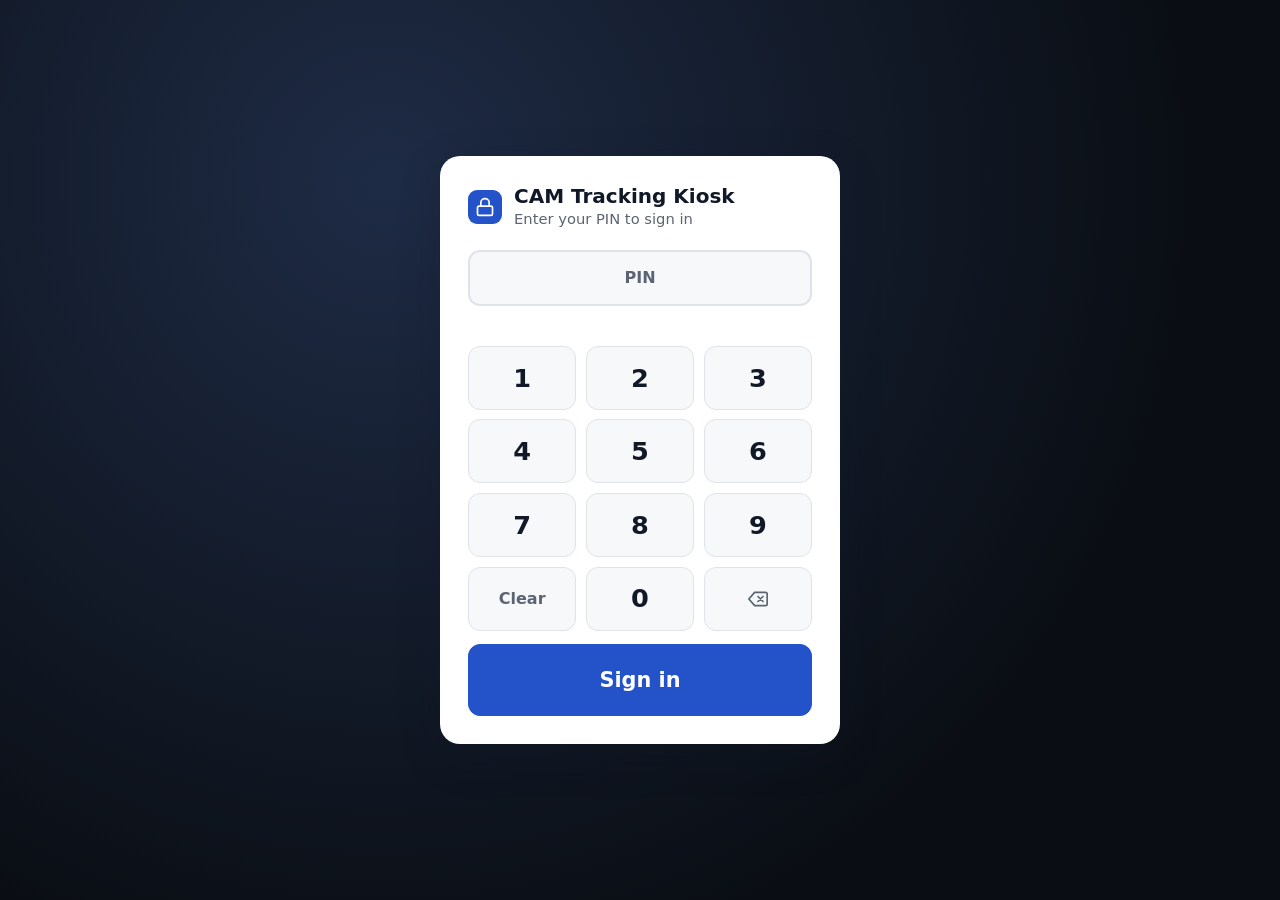
<file: static/job-detail.html>
<!DOCTYPE html>
<html lang="en">
<head>
    <meta charset="UTF-8">
    <meta name="viewport" content="width=device-width, initial-scale=1.0">
    <title>Job · CAM Tracking</title>
    <link rel="stylesheet" href="/static/css/styles.css">
    <script src="/static/js/ui.js"></script>
    <script src="/static/js/api.js"></script>
    <script src="/static/js/layout.js"></script>
</head>
<body data-page="job">
    <main class="page">
        <a href="#" class="back-link" id="backLink"></a>
        <div class="page-header">
            <div>
                <h1 id="jobTitle"><span class="skeleton" style="display:inline-block;width:12rem;height:1.8rem"></span></h1>
                <p id="jobSubtitle"></p>
            </div>
            <div class="page-actions" id="jobActions"></div>
        </div>

        <div id="jobBody">
            <div class="grid grid-4" id="stationTiles" style="margin-bottom:1rem"></div>
            <div class="card hidden" id="notesCard"></div>
            <div class="card">
                <div class="card-header">
                    <div>
                        <div class="card-title">Tools</div>
                        <div class="card-subtitle">Sharpening history and material life for the current lifespan.</div>
                    </div>
                    <div class="legend" id="lifeLegend"></div>
                </div>
                <div id="toolsTable"><div class="spinner"></div></div>
            </div>
        </div>
    </main>

    <script src="/static/js/auth.js"></script>
    <script>
    (function () {
        'use strict';
        var U = UI;
        var jobId = new URLSearchParams(location.search).get('id');
        var back = document.getElementById('backLink');
        back.innerHTML = U.icon('arrowLeft') + 'Back';
        back.addEventListener('click', function (e) {
            e.preventDefault();
            if (history.length > 1 && document.referrer.indexOf(location.host) >= 0) history.back();
            else location.href = '/static/hot-list.html';
        });
        document.getElementById('lifeLegend').innerHTML =
            '<span><i style="background:var(--success)"></i>Under 70%</span><span><i style="background:var(--warning)"></i>70–89%</span><span><i style="background:var(--danger)"></i>90%+ used</span>';

        function fail(message) {
            document.getElementById('jobTitle').textContent = 'Job not available';
            document.getElementById('jobBody').innerHTML = '<div class="card">' + U.emptyState('alert', message) + '</div>';
        }

        async function load() {
            if (!jobId) { fail('No job selected'); return; }
            try {
                var results = await Promise.all([API.job(jobId), API.jobToolStats(jobId)]);
                render(results[0], results[1]);
            } catch (err) {
                fail(err.message);
            }
        }

        function render(data, stats) {
            var job = data.job, cams = data.cam_items;
            document.title = 'S' + job.s_number + ' · CAM Tracking';
            document.getElementById('jobTitle').innerHTML = 'S' + U.esc(job.s_number) + ' ' + U.priorityBadge(job.priority_level);
            document.getElementById('jobSubtitle').textContent = (job.title || 'Untitled job') + ' · created ' + U.formatDate(job.created_at);
            document.getElementById('jobActions').innerHTML =
                '<a class="btn btn-primary btn-lg" href="/static/index.html?q=' + encodeURIComponent(job.s_number) + '">' + U.icon('scan') + 'Move tools</a>';

            var counts = {};
            cams.forEach(function (c) { counts[c.status_station] = (counts[c.status_station] || 0) + 1; });
            document.getElementById('stationTiles').innerHTML = U.STATIONS.map(function (s) {
                var n = counts[s] || 0;
                return '<div class="stat" data-station="' + s + '"><div class="stat-label">' + U.stationLabel(s) + '</div>' +
                    '<div class="stat-value">' + n + '</div><div class="stat-sub">' +
                    (cams.length ? Math.round(n / cams.length * 100) + '% of ' + cams.length + ' tools' : 'No tools') + '</div></div>';
            }).join('');

            var notesCard = document.getElementById('notesCard');
            if (job.notes) {
                notesCard.innerHTML = '<div class="card-title" style="margin-bottom:0.4rem">Notes</div><p style="white-space:pre-wrap">' + U.esc(job.notes) + '</p>';
                notesCard.classList.remove('hidden');
            }

            var container = document.getElementById('toolsTable');
            if (!cams.length) {
                container.innerHTML = U.emptyState('tool', 'No tools yet', 'An admin can add sets and cams from Admin → Tools.');
                return;
            }

            var statsById = {};
            stats.forEach(function (s) { statsById[s.cam_item_id] = s; });
            var html = '<div class="table-wrap"><table class="table"><thead><tr>' +
                '<th>Set</th><th>Cam</th><th>Station</th><th class="num">Sharpenings</th><th class="num">Last removed</th>' +
                '<th class="num">Avg removed</th><th class="num">This life</th><th class="num">Remaining</th><th>Life used</th><th>Notes</th>' +
                '</tr></thead><tbody>';
            var prevSet = null;
            cams.forEach(function (cam) {
                var s = statsById[cam.id] || {};
                var newSet = cam.set_no !== prevSet;
                prevSet = cam.set_no;
                var low = s.material_remaining !== undefined && s.material_remaining < 0.05;
                html += '<tr class="' + (newSet ? 'set-start' : '') + '">' +
                    '<td class="nowrap">' + (newSet ? '<strong>Set ' + cam.set_no + '</strong>' : '') + '</td>' +
                    '<td class="nowrap"><a href="/static/index.html?q=' + encodeURIComponent(job.s_number + '-' + cam.set_no + '-' + cam.cam_no) + '" title="Move this tool">Cam ' + cam.cam_no + '</a>' +
                    (cam.die_position ? ' <span class="muted" style="font-size:0.82rem">' + U.esc(U.capitalize(cam.die_position)) + '</span>' : '') + '</td>' +
                    '<td>' + U.stationBadge(cam.status_station) + '</td>' +
                    '<td class="num">' + (s.sharpen_count || 0) + '</td>' +
                    '<td class="num">' + U.inches(s.last_material_removed) + '</td>' +
                    '<td class="num">' + U.inches(s.avg_material_removed) + '</td>' +
                    '<td class="num">' + (s.lifespan_material_removed ? U.inches(s.lifespan_material_removed) : '—') + '</td>' +
                    '<td class="num"' + (low ? ' style="color:var(--danger);font-weight:700"' : '') + '>' + U.inches(s.material_remaining) + '</td>' +
                    '<td>' + U.meter(s.percent_life_used || 0) + '</td>' +
                    '<td class="muted">' + (cam.notes ? U.esc(cam.notes) : '—') + '</td></tr>';
            });
            container.innerHTML = html + '</tbody></table></div>';
        }

        Auth.onReady(load);
    })();
    </script>
</body>
</html>
</file>
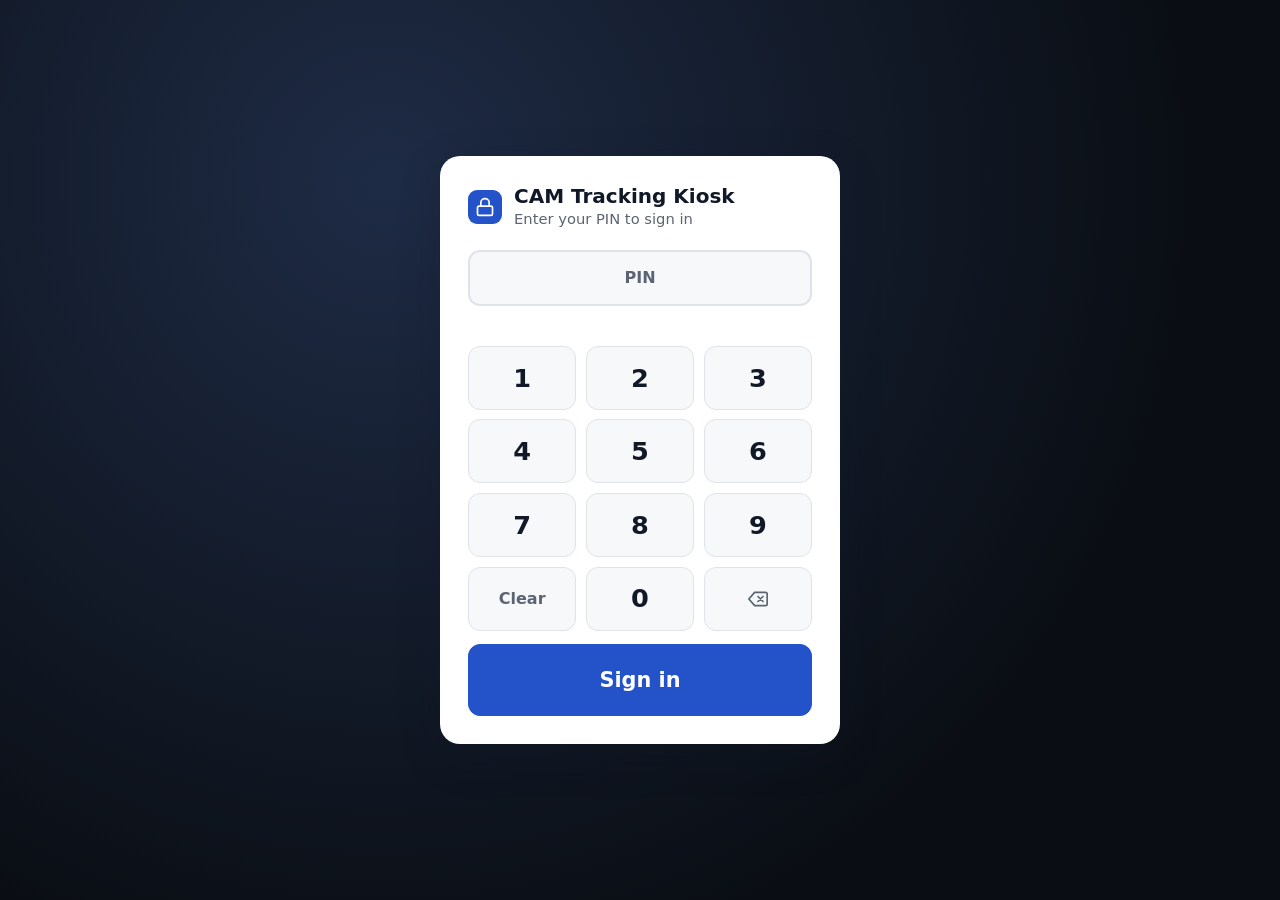
<file: static/search.html>
<!DOCTYPE html>
<html lang="en">
<head>
    <meta charset="UTF-8">
    <meta name="viewport" content="width=device-width, initial-scale=1.0">
    <title>Search · CAM Tracking</title>
    <link rel="stylesheet" href="/static/css/styles.css">
    <script src="/static/js/ui.js"></script>
    <script src="/static/js/api.js"></script>
    <script src="/static/js/layout.js"></script>
</head>
<body data-page="search">
    <main class="page page-narrow">
        <div class="page-header">
            <div>
                <h1>Search</h1>
                <p>Find jobs by S-number or title, or tools by any entry format.</p>
            </div>
        </div>

        <div class="card">
            <form id="searchForm" autocomplete="off">
                <div class="input-hero-wrap">
                    <svg class="icon" viewBox="0 0 24 24" aria-hidden="true"><circle cx="11" cy="11" r="7"/><path d="m20 20-3.5-3.5"/></svg>
                    <input type="search" id="searchInput" class="input input-hero" style="font-family:var(--font)"
                           placeholder="S1793, panel, 1793-2…" spellcheck="false" autofocus aria-label="Search">
                </div>
            </form>
        </div>

        <div id="results" class="stack-v" style="margin-top:1rem"></div>
    </main>

    <script src="/static/js/auth.js"></script>
    <script>
    (function () {
        'use strict';
        var U = UI;
        var input = document.getElementById('searchInput');
        var results = document.getElementById('results');
        var seq = 0;

        function intro() {
            results.innerHTML = '<div class="card">' + U.emptyState('search', 'Start typing to search',
                'Try an S-number (1793), a title word, or a tool like 1793-1-2.') + '</div>';
        }

        async function run() {
            var q = input.value.trim();
            var url = q ? '?q=' + encodeURIComponent(q) : location.pathname;
            history.replaceState(null, '', url);
            if (!q) { intro(); return; }
            var mine = ++seq;
            results.innerHTML = '<div class="card"><div class="skeleton" style="height:2.5rem;margin-bottom:0.75rem"></div><div class="skeleton" style="height:2.5rem"></div></div>';
            try {
                var data = await API.search(q);
                if (mine !== seq) return;
                render(data);
            } catch (err) {
                if (mine === seq) results.innerHTML = U.inlineAlert(err.message, 'error');
            }
        }

        function render(data) {
            if (!data.jobs.length && !data.cam_items.length) {
                results.innerHTML = '<div class="card">' + U.emptyState('search', 'No matches for “' + data.query + '”',
                    'Check the number, or search by part of the job title.') + '</div>';
                return;
            }
            var html = '';
            if (data.jobs.length) {
                html += '<div class="card"><div class="card-header"><div class="card-title">' + U.icon('briefcase') +
                    'Jobs <span class="badge">' + data.jobs.length + '</span></div></div>' +
                    '<div class="table-wrap"><table class="table"><thead><tr><th>Job</th><th>Priority</th><th>Created</th><th></th></tr></thead><tbody>' +
                    data.jobs.map(function (j) {
                        return '<tr class="is-clickable" data-href="/static/job-detail.html?id=' + j.id + '"><td>' + U.toolId(j.s_number) +
                            (j.title ? '<div class="muted" style="font-size:0.88rem">' + U.esc(j.title) + '</div>' : '') + '</td>' +
                            '<td>' + U.priorityBadge(j.priority_level) + '</td><td class="nowrap">' + U.formatDate(j.created_at) + '</td>' +
                            '<td class="text-right muted">' + U.icon('chevronRight') + '</td></tr>';
                    }).join('') + '</tbody></table></div></div>';
            }
            if (data.cam_items.length) {
                html += '<div class="card"><div class="card-header"><div class="card-title">' + U.icon('tool') +
                    'Tools <span class="badge">' + data.cam_items.length + '</span></div></div>' +
                    '<div class="table-wrap"><table class="table"><thead><tr><th>Tool</th><th>Station</th><th>Last move</th><th class="text-right">Actions</th></tr></thead><tbody>' +
                    data.cam_items.map(function (c) {
                        var entry = c.s_number + '-' + c.set_no + '-' + c.cam_no;
                        return '<tr><td>' + U.toolId(c.s_number, c.set_no, c.cam_no) + '</td><td>' + U.stationBadge(c.status_station) + '</td>' +
                            '<td class="nowrap" title="' + U.esc(U.formatDateTime(c.status_updated_at)) + '">' + U.timeAgo(c.status_updated_at) + '</td>' +
                            '<td class="text-right nowrap"><a class="btn btn-sm btn-primary" href="/static/index.html?q=' + encodeURIComponent(entry) + '">Move</a> ' +
                            '<a class="btn btn-sm" href="/static/job-detail.html?id=' + c.job_id + '">Job</a></td></tr>';
                    }).join('') + '</tbody></table></div></div>';
            }
            results.innerHTML = html;
            results.querySelectorAll('tr[data-href]').forEach(function (tr) {
                tr.addEventListener('click', function () { location.href = tr.dataset.href; });
            });
        }

        input.addEventListener('input', U.debounce(run, 250));
        document.getElementById('searchForm').addEventListener('submit', function (e) { e.preventDefault(); run(); });

        Auth.onReady(function () {
            var q = new URLSearchParams(location.search).get('q');
            if (q) input.value = q;
            run();
            input.focus();
        });
    })();
    </script>
</body>
</html>
</file>
<file: static/css/styles.css>
/* CAM Tracking Kiosk — design system
 * Touch-first: primary actions are >= 56px tall. Offline: system fonts only.
 * Station colours were validated for colour-vision deficiency (all pairs,
 * light + dark); they always appear next to a text label, never alone.
 */

:root {
    color-scheme: light;

    --bg: #f3f5f8;
    --surface: #ffffff;
    --surface-2: #f6f8fa;
    --surface-3: #eceff3;
    --border: #dfe3e8;
    --border-strong: #c6ccd4;
    --text: #111827;
    --text-2: #3b4452;
    --muted: #5b6472;
    --shell: #111827;
    --shell-text: #f9fafb;
    --shell-muted: #a7b0bd;

    --primary: #2453c9;
    --primary-hover: #1d44a8;
    --primary-soft: #e6edfb;
    --focus: #2f6fed;

    --success: #0b7f57;
    --success-soft: #e3f5ee;
    --warning: #b45309;
    --warning-soft: #fdf1df;
    --danger: #c42b2b;
    --danger-soft: #fbe7e7;
    --info: #1f63b8;
    --info-soft: #e5eefa;

    /* Stations: mark colour, solid (white text), ink on tint, tint */
    --st-active: #1baf7a;   --st-active-solid: #0b7f57;   --st-active-ink: #0a6a49;   --st-active-tint: #e1f5ec;
    --st-sharpen: #eb6834;  --st-sharpen-solid: #c4471a;  --st-sharpen-ink: #a63a12;  --st-sharpen-tint: #fdebe2;
    --st-cabinet: #2a78d6;  --st-cabinet-solid: #1f63b8;  --st-cabinet-ink: #1b56a0;  --st-cabinet-tint: #e4eefb;
    --st-refill: #c2337a;   --st-refill-solid: #a8286a;   --st-refill-ink: #8f2159;   --st-refill-tint: #f9e3ee;

    /* Priority levels (ordinal) */
    --pr-top: #7a1d1d;      --pr-top-tint: #f8dcdc;
    --pr-urgent: #c42b2b;   --pr-urgent-tint: #fbe7e7;
    --pr-high: #b45309;     --pr-high-tint: #fdf1df;
    --pr-medium: #1f63b8;   --pr-medium-tint: #e5eefa;
    --pr-low: #5b6472;      --pr-low-tint: #eceff3;

    --radius-sm: 8px;
    --radius: 12px;
    --radius-lg: 16px;
    --shadow-sm: 0 1px 2px rgba(17, 24, 39, 0.06);
    --shadow: 0 1px 3px rgba(17, 24, 39, 0.08), 0 4px 12px rgba(17, 24, 39, 0.04);
    --shadow-lg: 0 12px 40px rgba(17, 24, 39, 0.22);

    --tap: 56px;
    --font: system-ui, -apple-system, 'Segoe UI', Roboto, 'Helvetica Neue', Arial, sans-serif;
    --mono: ui-monospace, 'SF Mono', 'Cascadia Mono', 'Roboto Mono', Menlo, monospace;
}

@media (prefers-color-scheme: dark) {
    :root:not([data-theme="light"]) {
        color-scheme: dark;
        --bg: #0f141c; --surface: #171e29; --surface-2: #1d2532; --surface-3: #263040;
        --border: #2a3444; --border-strong: #3a4659;
        --text: #f3f5f8; --text-2: #cdd3dc; --muted: #9aa4b2;
        --shell: #0a0e14; --shell-text: #f3f5f8; --shell-muted: #8d97a6;
        --primary: #4a7cf0; --primary-hover: #6390f5; --primary-soft: #1d2a47; --focus: #6d9bff;
        --success: #3cc690; --success-soft: #11291f; --warning: #f0a54a; --warning-soft: #2e2212;
        --danger: #f07171; --danger-soft: #331717; --info: #8ab9ff; --info-soft: #172640;
        --st-active: #1aa874;  --st-active-solid: #0b7f57;  --st-active-ink: #5fd3a6;  --st-active-tint: #12291f;
        --st-sharpen: #e0702a; --st-sharpen-solid: #c4471a; --st-sharpen-ink: #ff9b6b; --st-sharpen-tint: #2f1d13;
        --st-cabinet: #3d8ae6; --st-cabinet-solid: #1f63b8; --st-cabinet-ink: #8ab9ff; --st-cabinet-tint: #15243a;
        --st-refill: #c23a7f;  --st-refill-solid: #a8286a;  --st-refill-ink: #f08cbf;  --st-refill-tint: #2d1524;
        --pr-top: #ff8f8f; --pr-top-tint: #3a1515; --pr-urgent: #f07171; --pr-urgent-tint: #331717;
        --pr-high: #f0a54a; --pr-high-tint: #2e2212; --pr-medium: #8ab9ff; --pr-medium-tint: #172640;
        --pr-low: #9aa4b2; --pr-low-tint: #263040;
        --shadow-sm: none; --shadow: 0 1px 2px rgba(0, 0, 0, 0.4); --shadow-lg: 0 16px 48px rgba(0, 0, 0, 0.6);
    }
}

:root[data-theme="dark"] {
    color-scheme: dark;
    --bg: #0f141c; --surface: #171e29; --surface-2: #1d2532; --surface-3: #263040;
    --border: #2a3444; --border-strong: #3a4659;
    --text: #f3f5f8; --text-2: #cdd3dc; --muted: #9aa4b2;
    --shell: #0a0e14; --shell-text: #f3f5f8; --shell-muted: #8d97a6;
    --primary: #4a7cf0; --primary-hover: #6390f5; --primary-soft: #1d2a47; --focus: #6d9bff;
    --success: #3cc690; --success-soft: #11291f; --warning: #f0a54a; --warning-soft: #2e2212;
    --danger: #f07171; --danger-soft: #331717; --info: #8ab9ff; --info-soft: #172640;
    --st-active: #1aa874;  --st-active-solid: #0b7f57;  --st-active-ink: #5fd3a6;  --st-active-tint: #12291f;
    --st-sharpen: #e0702a; --st-sharpen-solid: #c4471a; --st-sharpen-ink: #ff9b6b; --st-sharpen-tint: #2f1d13;
    --st-cabinet: #3d8ae6; --st-cabinet-solid: #1f63b8; --st-cabinet-ink: #8ab9ff; --st-cabinet-tint: #15243a;
    --st-refill: #c23a7f;  --st-refill-solid: #a8286a;  --st-refill-ink: #f08cbf;  --st-refill-tint: #2d1524;
    --pr-top: #ff8f8f; --pr-top-tint: #3a1515; --pr-urgent: #f07171; --pr-urgent-tint: #331717;
    --pr-high: #f0a54a; --pr-high-tint: #2e2212; --pr-medium: #8ab9ff; --pr-medium-tint: #172640;
    --pr-low: #9aa4b2; --pr-low-tint: #263040;
    --shadow-sm: none; --shadow: 0 1px 2px rgba(0, 0, 0, 0.4); --shadow-lg: 0 16px 48px rgba(0, 0, 0, 0.6);
}

/* ========== Base ========== */

*, *::before, *::after { box-sizing: border-box; }
* { margin: 0; padding: 0; }

html { -webkit-text-size-adjust: 100%; }

body {
    font-family: var(--font);
    font-size: 16px;
    line-height: 1.5;
    background: var(--bg);
    color: var(--text);
    min-height: 100vh;
    -webkit-tap-highlight-color: transparent;
    -webkit-font-smoothing: antialiased;
}

a { color: var(--primary); text-decoration: none; }
a:hover { text-decoration: underline; }

:focus-visible { outline: 3px solid var(--focus); outline-offset: 2px; }

svg.icon { width: 1.25em; height: 1.25em; flex: none; stroke: currentColor; fill: none;
    stroke-width: 2; stroke-linecap: round; stroke-linejoin: round; vertical-align: -0.25em; }

.hidden { display: none !important; }
.sr-only { position: absolute; width: 1px; height: 1px; padding: 0; margin: -1px; overflow: hidden;
    clip: rect(0, 0, 0, 0); white-space: nowrap; border: 0; }
.muted { color: var(--muted); }
.mono { font-family: var(--mono); }
.num { font-variant-numeric: tabular-nums; }
.nowrap { white-space: nowrap; }
.text-right { text-align: right; }
.text-center { text-align: center; }

/* ========== App shell ========== */

.topbar {
    position: sticky; top: 0; z-index: 50;
    display: flex; align-items: center; gap: 1rem;
    min-height: 64px; padding: 0 1rem;
    background: var(--shell); color: var(--shell-text);
}

.brand { display: flex; align-items: center; gap: 0.6rem; font-weight: 700; font-size: 1.05rem;
    color: var(--shell-text); white-space: nowrap; }
.brand:hover { text-decoration: none; }
.brand-mark { display: grid; place-items: center; width: 34px; height: 34px; border-radius: 9px;
    background: var(--primary); color: #fff; }
.brand-mark svg.icon { width: 20px; height: 20px; }

.nav { display: flex; gap: 0.25rem; overflow-x: auto; scrollbar-width: none; flex: 1; min-width: 0; }
.nav::-webkit-scrollbar { display: none; }
.nav a {
    display: inline-flex; align-items: center; gap: 0.5rem;
    min-height: 44px; padding: 0 0.9rem; border-radius: 10px;
    color: var(--shell-muted); font-weight: 600; white-space: nowrap;
}
.nav a:hover { color: var(--shell-text); background: rgba(255, 255, 255, 0.08); text-decoration: none; }
.nav a[aria-current="page"] { color: var(--shell-text); background: rgba(255, 255, 255, 0.14); }

.topbar-end { display: flex; align-items: center; gap: 0.5rem; }
.topbar-btn {
    display: inline-flex; align-items: center; justify-content: center; gap: 0.45rem;
    min-width: 44px; min-height: 44px; padding: 0 0.75rem; border-radius: 10px;
    border: 1px solid rgba(255, 255, 255, 0.16); background: transparent;
    color: var(--shell-text); font: inherit; font-weight: 600; font-size: 0.9rem; cursor: pointer;
}
.topbar-btn:hover { background: rgba(255, 255, 255, 0.08); }
.user-chip { display: flex; flex-direction: column; line-height: 1.15; text-align: right; padding: 0 0.25rem; }
.user-chip strong { font-size: 0.92rem; }
.user-chip span { font-size: 0.72rem; color: var(--shell-muted); text-transform: uppercase; letter-spacing: 0.06em; }

@media (max-width: 720px) {
    .topbar { flex-wrap: wrap; padding: 0.5rem 0.75rem; gap: 0.5rem; }
    .nav { order: 3; flex-basis: 100%; }
    .brand-text, .user-chip, .topbar-btn .label { display: none; }
    .topbar-end { margin-left: auto; }
}

.page { max-width: 1240px; margin: 0 auto; padding: 1.5rem 1rem 4rem; }
.page-narrow { max-width: 880px; }

.page-header { display: flex; align-items: flex-end; justify-content: space-between; gap: 1rem;
    flex-wrap: wrap; margin-bottom: 1.25rem; }
.page-header h1 { font-size: 1.6rem; line-height: 1.2; letter-spacing: -0.01em; }
.page-header p { color: var(--muted); margin-top: 0.25rem; }
.page-actions { display: flex; gap: 0.5rem; align-items: center; flex-wrap: wrap; }
.back-link { display: inline-flex; align-items: center; gap: 0.35rem; color: var(--muted);
    font-weight: 600; margin-bottom: 0.5rem; }

/* ========== Layout helpers ========== */

.stack-v { display: grid; gap: 1rem; }
.row { display: flex; gap: 0.75rem; align-items: center; flex-wrap: wrap; }
.row-between { display: flex; gap: 0.75rem; align-items: center; justify-content: space-between; flex-wrap: wrap; }
.grid { display: grid; gap: 1rem; }
.grid-2 { grid-template-columns: repeat(2, minmax(0, 1fr)); }
.grid-3 { grid-template-columns: repeat(3, minmax(0, 1fr)); }
.grid-4 { grid-template-columns: repeat(4, minmax(0, 1fr)); }
.grid-auto { grid-template-columns: repeat(auto-fill, minmax(260px, 1fr)); }
@media (max-width: 900px) { .grid-3, .grid-4 { grid-template-columns: repeat(2, minmax(0, 1fr)); } }
@media (max-width: 600px) { .grid-2, .grid-3, .grid-4 { grid-template-columns: minmax(0, 1fr); } }

/* ========== Cards ========== */

.card {
    background: var(--surface); border: 1px solid var(--border); border-radius: var(--radius-lg);
    box-shadow: var(--shadow-sm); padding: 1.25rem;
}
.card + .card { margin-top: 1rem; }
.card-header { display: flex; align-items: center; justify-content: space-between; gap: 0.75rem;
    flex-wrap: wrap; margin-bottom: 1rem; }
.card-title { font-size: 1.1rem; font-weight: 700; display: flex; align-items: center; gap: 0.5rem; }
.card-subtitle { color: var(--muted); font-size: 0.9rem; margin-top: 0.15rem; }
.card-flush { padding: 0; overflow: hidden; }
.card-flush > .card-header { padding: 1.1rem 1.25rem 0; }
.section-title { font-size: 0.78rem; font-weight: 700; letter-spacing: 0.08em; text-transform: uppercase;
    color: var(--muted); margin: 1.75rem 0 0.75rem; }
.divider { border: 0; border-top: 1px solid var(--border); margin: 1.25rem 0; }

/* ========== Buttons ========== */

.btn {
    display: inline-flex; align-items: center; justify-content: center; gap: 0.5rem;
    min-height: 48px; padding: 0 1.15rem; border-radius: var(--radius-sm);
    border: 1px solid var(--border-strong); background: var(--surface); color: var(--text);
    font: inherit; font-weight: 600; font-size: 1rem; line-height: 1.2; cursor: pointer;
    text-decoration: none; white-space: nowrap; user-select: none;
    transition: background-color 0.15s, border-color 0.15s, transform 0.08s, box-shadow 0.15s;
}
.btn:hover { background: var(--surface-2); text-decoration: none; }
.btn:active:not(:disabled) { transform: scale(0.98); }
.btn:disabled { opacity: 0.45; cursor: not-allowed; }
.btn-primary { background: var(--primary); border-color: var(--primary); color: #fff; }
.btn-primary:hover { background: var(--primary-hover); border-color: var(--primary-hover); }
.btn-danger { background: var(--danger); border-color: var(--danger); color: #fff; }
.btn-danger:hover { filter: brightness(0.95); background: var(--danger); }
.btn-success { background: var(--success); border-color: var(--success); color: #fff; }
.btn-success:hover { filter: brightness(0.95); background: var(--success); }
.btn-ghost { background: transparent; border-color: transparent; color: var(--text-2); }
.btn-ghost:hover { background: var(--surface-3); }
.btn-sm { min-height: 38px; padding: 0 0.8rem; font-size: 0.9rem; }
.btn-lg { min-height: var(--tap); padding: 0 1.5rem; font-size: 1.1rem; border-radius: var(--radius); }
.btn-xl { min-height: 72px; padding: 0 2rem; font-size: 1.3rem; border-radius: var(--radius); }
.btn-block { display: flex; width: 100%; }
.btn-icon { padding: 0; width: 48px; }
.btn-icon.btn-sm { width: 38px; }
.btn.is-loading { position: relative; color: transparent !important; pointer-events: none; }
.btn.is-loading::after {
    content: ""; position: absolute; width: 1.2em; height: 1.2em; border-radius: 50%;
    border: 2.5px solid currentColor; border-color: rgba(255, 255, 255, 0.9) rgba(255, 255, 255, 0.9) transparent transparent;
    animation: spin 0.7s linear infinite;
}
.btn:not(.btn-primary):not(.btn-danger):not(.btn-success).is-loading::after {
    border-color: var(--muted) var(--muted) transparent transparent;
}

kbd {
    display: inline-grid; place-items: center; min-width: 1.6em; height: 1.6em; padding: 0 0.35em;
    border-radius: 6px; font: 600 0.78rem var(--mono); line-height: 1;
    background: rgba(0, 0, 0, 0.18); color: inherit;
}

/* ========== Station buttons ========== */

.station-grid { display: grid; grid-template-columns: repeat(2, minmax(0, 1fr)); gap: 0.85rem; }
@media (min-width: 900px) { .station-grid { grid-template-columns: repeat(4, minmax(0, 1fr)); } }

.station-btn {
    position: relative; display: flex; flex-direction: column; align-items: flex-start; justify-content: space-between;
    gap: 1.25rem; min-height: 132px; padding: 1rem 1.1rem; border-radius: var(--radius-lg);
    border: 0; color: #fff; font: inherit; text-align: left; cursor: pointer;
    box-shadow: var(--shadow); transition: transform 0.08s, filter 0.15s, opacity 0.15s;
}
.station-btn:hover { filter: brightness(1.06); }
.station-btn:active:not(:disabled) { transform: scale(0.98); }
.station-btn .station-name { font-size: 1.5rem; font-weight: 800; letter-spacing: -0.01em; }
.station-btn .station-hint { font-size: 0.85rem; opacity: 0.88; font-weight: 500; }
.station-btn .station-top { display: flex; width: 100%; justify-content: space-between; align-items: center; }
.station-btn .station-top svg.icon { width: 30px; height: 30px; }
.station-btn[data-station="active"] { background: var(--st-active-solid); }
.station-btn[data-station="sharpen"] { background: var(--st-sharpen-solid); }
.station-btn[data-station="cabinet"] { background: var(--st-cabinet-solid); }
.station-btn[data-station="refill"] { background: var(--st-refill-solid); }
.station-btn.is-current { background: var(--surface-2) !important; color: var(--muted); box-shadow: none;
    outline: 2px dashed var(--border-strong); outline-offset: -2px; cursor: default; filter: none; }
.station-btn.is-current kbd { display: none; }
.current-tag { font-size: 0.72rem; font-weight: 700; letter-spacing: 0.08em; text-transform: uppercase; }

/* ========== Badges & dots ========== */

.badge {
    display: inline-flex; align-items: center; gap: 0.4rem; padding: 0.22rem 0.6rem;
    border-radius: 999px; font-size: 0.8rem; font-weight: 700; line-height: 1.3; white-space: nowrap;
    background: var(--surface-3); color: var(--text-2);
}
.badge-lg { font-size: 0.95rem; padding: 0.35rem 0.85rem; }
.dot { width: 0.6rem; height: 0.6rem; border-radius: 50%; flex: none; background: currentColor; }

.st-active { background: var(--st-active-tint); color: var(--st-active-ink); }
.st-sharpen { background: var(--st-sharpen-tint); color: var(--st-sharpen-ink); }
.st-cabinet { background: var(--st-cabinet-tint); color: var(--st-cabinet-ink); }
.st-refill { background: var(--st-refill-tint); color: var(--st-refill-ink); }
.st-active .dot { background: var(--st-active); }
.st-sharpen .dot { background: var(--st-sharpen); }
.st-cabinet .dot { background: var(--st-cabinet); }
.st-refill .dot { background: var(--st-refill); }

.pr-top { background: var(--pr-top-tint); color: var(--pr-top); }
.pr-urgent { background: var(--pr-urgent-tint); color: var(--pr-urgent); }
.pr-high { background: var(--pr-high-tint); color: var(--pr-high); }
.pr-medium { background: var(--pr-medium-tint); color: var(--pr-medium); }
.pr-low { background: var(--pr-low-tint); color: var(--pr-low); }

.flag { display: inline-flex; align-items: center; gap: 0.3rem; padding: 0.15rem 0.5rem; border-radius: 6px;
    font-size: 0.72rem; font-weight: 800; letter-spacing: 0.04em; text-transform: uppercase;
    background: var(--danger-soft); color: var(--danger); }
.flag svg.icon { width: 0.95em; height: 0.95em; }
.flag-warning { background: var(--warning-soft); color: var(--warning); }

/* ========== Forms ========== */

.field { display: grid; gap: 0.4rem; margin-bottom: 1rem; }
.field-label { font-weight: 600; font-size: 0.95rem; color: var(--text-2); }
.field-hint { font-size: 0.85rem; color: var(--muted); }

.input, .select, .textarea {
    width: 100%; min-height: 48px; padding: 0.65rem 0.85rem; border-radius: var(--radius-sm);
    border: 1px solid var(--border-strong); background: var(--surface); color: var(--text);
    font: inherit; font-size: 1rem; transition: border-color 0.15s, box-shadow 0.15s;
}
.textarea { min-height: 96px; resize: vertical; }
.select { appearance: none; padding-right: 2.25rem;
    background-image: url("data:image/svg+xml,%3Csvg xmlns='http://www.w3.org/2000/svg' viewBox='0 0 24 24' fill='none' stroke='%236b7280' stroke-width='2' stroke-linecap='round' stroke-linejoin='round'%3E%3Cpath d='m6 9 6 6 6-6'/%3E%3C/svg%3E");
    background-repeat: no-repeat; background-position: right 0.7rem center; background-size: 1.1rem; }
.input:focus, .select:focus, .textarea:focus { outline: none; border-color: var(--focus);
    box-shadow: 0 0 0 3px rgba(47, 111, 237, 0.25); }
.input-sm, .select-sm { min-height: 38px; padding: 0.35rem 0.6rem; font-size: 0.92rem; }
.select-sm { padding-right: 2rem; }

.input-hero {
    min-height: 84px; padding: 0 1.25rem 0 3.5rem; font-size: 2rem; font-weight: 700; letter-spacing: 0.02em;
    border-width: 2px; border-radius: var(--radius); font-family: var(--mono);
}
.input-hero-wrap { position: relative; }
.input-hero-wrap > svg.icon { position: absolute; left: 1.1rem; top: 50%; transform: translateY(-50%);
    width: 1.6rem; height: 1.6rem; color: var(--muted); pointer-events: none; }
.input-hero::placeholder { color: var(--border-strong); font-weight: 600; }

.search-input-wrap { position: relative; }
.search-input-wrap > svg.icon { position: absolute; left: 0.8rem; top: 50%; transform: translateY(-50%); color: var(--muted); }
.search-input-wrap .input { padding-left: 2.6rem; }

.switch { display: flex; align-items: center; gap: 0.85rem; cursor: pointer; user-select: none; min-height: 48px; }
.switch input { position: absolute; opacity: 0; pointer-events: none; }
.switch-track { position: relative; width: 52px; height: 30px; border-radius: 999px; flex: none;
    background: var(--border-strong); transition: background-color 0.15s; }
.switch-track::after { content: ""; position: absolute; top: 3px; left: 3px; width: 24px; height: 24px;
    border-radius: 50%; background: #fff; box-shadow: 0 1px 2px rgba(0, 0, 0, 0.3); transition: transform 0.15s; }
.switch input:checked + .switch-track { background: var(--primary); }
.switch input:checked + .switch-track::after { transform: translateX(22px); }
.switch input:focus-visible + .switch-track { outline: 3px solid var(--focus); outline-offset: 2px; }
.switch-text strong { display: block; }
.switch-text span { color: var(--muted); font-size: 0.88rem; }

.chip-check { display: inline-flex; align-items: center; gap: 0.55rem; min-height: 48px; padding: 0 1rem;
    border: 1px solid var(--border-strong); border-radius: 999px; cursor: pointer; font-weight: 600; user-select: none;
    background: var(--surface); }
.chip-check input { width: 1.2rem; height: 1.2rem; accent-color: var(--primary); }
.chip-check:has(input:checked) { border-color: var(--primary); background: var(--primary-soft); color: var(--primary); }

.segmented { display: inline-flex; padding: 3px; gap: 2px; border-radius: 10px; background: var(--surface-3); }
.segmented button { min-height: 36px; padding: 0 0.85rem; border: 0; border-radius: 8px; background: transparent;
    color: var(--muted); font: inherit; font-weight: 600; font-size: 0.9rem; cursor: pointer; }
.segmented button[aria-pressed="true"] { background: var(--surface); color: var(--text); box-shadow: var(--shadow-sm); }

/* ========== Tables ========== */

.table-wrap { overflow-x: auto; -webkit-overflow-scrolling: touch; }
.table { width: 100%; border-collapse: collapse; font-size: 0.95rem; }
.table th {
    text-align: left; padding: 0.7rem 0.9rem; font-size: 0.75rem; font-weight: 700; letter-spacing: 0.06em;
    text-transform: uppercase; color: var(--muted); background: var(--surface-2);
    border-bottom: 1px solid var(--border); white-space: nowrap;
}
.table td { padding: 0.75rem 0.9rem; border-bottom: 1px solid var(--border); vertical-align: middle; }
.table tbody tr:last-child td { border-bottom: 0; }
.table tbody tr:hover { background: var(--surface-2); }
.table .num, .table th.num { text-align: right; font-variant-numeric: tabular-nums; }
.table tr.is-clickable { cursor: pointer; }
.table tr.row-warn { background: var(--warning-soft); }
.table tr.row-danger { background: var(--danger-soft); }
.table tr.set-start td { border-top: 2px solid var(--border-strong); }
.table th[data-sort] { cursor: pointer; user-select: none; }
.table th[data-sort]:hover { color: var(--text); }
.table th[aria-sort] { color: var(--primary); }
.table th[aria-sort="ascending"]::after { content: " ▲"; font-size: 0.7em; }
.table th[aria-sort="descending"]::after { content: " ▼"; font-size: 0.7em; }
.card > .table-wrap { margin: 0 -1.25rem -1.25rem; border-top: 1px solid var(--border); }
.card > .table-wrap .table th:first-child, .card > .table-wrap .table td:first-child { padding-left: 1.25rem; }
.card > .table-wrap .table th:last-child, .card > .table-wrap .table td:last-child { padding-right: 1.25rem; }

.tool-id { font-weight: 700; white-space: nowrap; }
.tool-id .sep { color: var(--muted); font-weight: 500; margin: 0 0.15em; }

/* ========== Stats, meters, charts ========== */

.stat { background: var(--surface); border: 1px solid var(--border); border-radius: var(--radius);
    padding: 1rem 1.1rem; display: grid; gap: 0.2rem; position: relative; overflow: hidden; }
.stat-label { font-size: 0.85rem; color: var(--muted); font-weight: 600; display: flex; align-items: center; gap: 0.45rem; }
.stat-value { font-size: 2rem; font-weight: 750; letter-spacing: -0.02em; line-height: 1.1; font-variant-numeric: tabular-nums; }
.stat-sub { font-size: 0.82rem; color: var(--muted); }
.stat[data-station]::before { content: ""; position: absolute; left: 0; top: 0; bottom: 0; width: 4px; }
.stat[data-station="active"]::before { background: var(--st-active); }
.stat[data-station="sharpen"]::before { background: var(--st-sharpen); }
.stat[data-station="cabinet"]::before { background: var(--st-cabinet); }
.stat[data-station="refill"]::before { background: var(--st-refill); }

.meter { display: flex; align-items: center; gap: 0.6rem; min-width: 120px; }
.meter-track { flex: 1; height: 8px; border-radius: 999px; background: var(--surface-3); overflow: hidden; }
.meter-fill { height: 100%; border-radius: 999px; background: var(--success); }
.meter-fill.is-warn { background: var(--warning); }
.meter-fill.is-danger { background: var(--danger); }
.meter-value { min-width: 3ch; text-align: right; font-size: 0.85rem; font-weight: 700; font-variant-numeric: tabular-nums; }

/* Station distribution: 2px surface gaps between segments */
.stackbar { display: flex; gap: 2px; height: 10px; border-radius: 999px; overflow: hidden; background: var(--surface); min-width: 90px; }
.stackbar-lg { height: 16px; }
.stackbar > span { min-width: 3px; }
.stackbar .seg-active { background: var(--st-active); }
.stackbar .seg-sharpen { background: var(--st-sharpen); }
.stackbar .seg-cabinet { background: var(--st-cabinet); }
.stackbar .seg-refill { background: var(--st-refill); }
.legend { display: flex; flex-wrap: wrap; gap: 0.4rem 1rem; font-size: 0.85rem; color: var(--text-2); }
.legend span { display: inline-flex; align-items: center; gap: 0.4rem; }
.legend i { width: 10px; height: 10px; border-radius: 3px; display: inline-block; }

.counts { display: flex; gap: 0.35rem; flex-wrap: wrap; }
.count-pill { display: inline-flex; align-items: center; gap: 0.3rem; padding: 0.15rem 0.5rem; border-radius: 6px;
    font-size: 0.82rem; font-weight: 700; font-variant-numeric: tabular-nums; }
.count-pill.is-zero { opacity: 0.45; }

/* Column chart (single series) */
.colchart { display: grid; gap: 0.5rem; grid-template-columns: minmax(0, 1fr); }
.colchart-plot { position: relative; display: flex; align-items: flex-end; gap: 6px; height: 180px;
    padding-top: 1.25rem; border-bottom: 1px solid var(--border); }
.colchart-col { flex: 1; display: flex; flex-direction: column; align-items: center; justify-content: flex-end;
    height: 100%; position: relative; cursor: default; min-width: 0; }
.colchart-col .bar { width: 100%; max-width: 24px; background: var(--primary); border-radius: 4px 4px 0 0; min-height: 2px; }
.colchart-col:hover .bar, .colchart-col:focus .bar { filter: brightness(1.15); }
.colchart-col .cap { position: absolute; font-size: 0.72rem; font-weight: 700; color: var(--text-2);
    font-variant-numeric: tabular-nums; transform: translateY(-1.15rem); white-space: nowrap; }
.colchart-axis { display: flex; gap: 6px; }
.colchart-axis span { flex: 1; position: relative; height: 1.1rem; min-width: 0; }
.colchart-axis em { position: absolute; left: 50%; transform: translateX(-50%); font-style: normal; font-size: 0.72rem;
    color: var(--muted); white-space: nowrap; }
.colchart-axis span:first-child em { left: 0; transform: none; }
.colchart-axis span:last-child em { left: auto; right: 0; transform: none; }

/* Horizontal bars */
.hbars { display: grid; gap: 0.55rem; }
.hbar { display: grid; grid-template-columns: minmax(90px, 160px) 1fr auto; gap: 0.75rem; align-items: center; font-size: 0.9rem; }
.hbar-track { height: 14px; }
.hbar-fill { height: 100%; max-height: 24px; border-radius: 0 4px 4px 0; background: var(--primary); min-width: 2px; }
.hbar-value { font-weight: 700; font-variant-numeric: tabular-nums; min-width: 3ch; text-align: right; }

.chart-tip {
    position: fixed; z-index: 120; pointer-events: none; padding: 0.45rem 0.65rem; border-radius: 8px;
    background: var(--shell); color: var(--shell-text); font-size: 0.82rem; line-height: 1.35; box-shadow: var(--shadow-lg);
    transform: translate(-50%, calc(-100% - 10px)); white-space: nowrap;
}

/* ========== Feedback: toasts, empty, loading ========== */

.toast-region { position: fixed; z-index: 200; left: 50%; bottom: 1.25rem; transform: translateX(-50%);
    display: grid; gap: 0.6rem; width: min(560px, calc(100vw - 2rem)); pointer-events: none; }
.toast {
    pointer-events: auto; display: flex; align-items: center; gap: 0.85rem; padding: 0.9rem 1rem;
    border-radius: var(--radius); background: var(--shell); color: var(--shell-text); box-shadow: var(--shadow-lg);
    border-left: 5px solid var(--info); font-weight: 600; animation: toast-in 0.2s ease-out;
}
.toast.is-leaving { animation: toast-out 0.18s ease-in forwards; }
.toast-success { border-left-color: var(--success); }
.toast-error { border-left-color: var(--danger); }
.toast-warning { border-left-color: var(--warning); }
.toast .toast-icon { flex: none; }
.toast-success .toast-icon { color: #3cc690; }
.toast-error .toast-icon { color: #f07171; }
.toast-warning .toast-icon { color: #f0a54a; }
.toast-info .toast-icon { color: #8ab9ff; }
.toast-body { flex: 1; min-width: 0; }
.toast-body small { display: block; font-weight: 500; color: var(--shell-muted); }
.toast-action { flex: none; min-height: 40px; padding: 0 0.9rem; border-radius: 8px; border: 1px solid rgba(255, 255, 255, 0.25);
    background: transparent; color: #fff; font: inherit; font-weight: 700; cursor: pointer; }
.toast-action:hover { background: rgba(255, 255, 255, 0.1); }
.toast-close { flex: none; background: none; border: 0; color: var(--shell-muted); cursor: pointer; padding: 0.25rem; display: grid; }
@keyframes toast-in { from { opacity: 0; transform: translateY(12px); } to { opacity: 1; transform: none; } }
@keyframes toast-out { to { opacity: 0; transform: translateY(8px); } }

.inline-alert { display: flex; gap: 0.65rem; align-items: flex-start; padding: 0.85rem 1rem; border-radius: var(--radius-sm);
    font-weight: 500; background: var(--info-soft); color: var(--text); border: 1px solid transparent; }
.inline-alert svg.icon { margin-top: 0.1rem; color: var(--info); }
.inline-alert-error { background: var(--danger-soft); }
.inline-alert-error svg.icon { color: var(--danger); }
.inline-alert-warning { background: var(--warning-soft); }
.inline-alert-warning svg.icon { color: var(--warning); }
.inline-alert-success { background: var(--success-soft); }
.inline-alert-success svg.icon { color: var(--success); }

.empty { display: grid; justify-items: center; gap: 0.5rem; padding: 2.5rem 1rem; text-align: center; color: var(--muted); }
.empty svg.icon { width: 2.5rem; height: 2.5rem; stroke-width: 1.5; opacity: 0.7; }
.empty strong { color: var(--text-2); font-size: 1.05rem; }

.skeleton { border-radius: 8px; background: linear-gradient(90deg, var(--surface-3) 25%, var(--surface-2) 50%, var(--surface-3) 75%);
    background-size: 200% 100%; animation: shimmer 1.3s infinite; min-height: 1rem; }
@keyframes shimmer { to { background-position: -200% 0; } }
@keyframes spin { to { transform: rotate(360deg); } }
.spinner { width: 28px; height: 28px; border-radius: 50%; border: 3px solid var(--surface-3); border-top-color: var(--primary);
    animation: spin 0.8s linear infinite; margin: 2rem auto; }

.live-dot { display: inline-flex; align-items: center; gap: 0.4rem; font-size: 0.85rem; color: var(--muted); }
.live-dot::before { content: ""; width: 8px; height: 8px; border-radius: 50%; background: var(--success);
    box-shadow: 0 0 0 0 rgba(11, 127, 87, 0.5); animation: pulse 2s infinite; }
@keyframes pulse { 70% { box-shadow: 0 0 0 7px transparent; } 100% { box-shadow: 0 0 0 0 transparent; } }

/* ========== Dialogs ========== */

dialog.dialog {
    border: 0; padding: 0; border-radius: var(--radius-lg); background: var(--surface); color: var(--text);
    box-shadow: var(--shadow-lg); width: min(480px, calc(100vw - 2rem)); max-height: calc(100vh - 2rem);
    margin: auto;
}
dialog.dialog-wide { width: min(720px, calc(100vw - 2rem)); }
dialog.dialog::backdrop { background: rgba(10, 14, 20, 0.62); }
dialog.dialog[open] { animation: dialog-in 0.16s ease-out; }
@keyframes dialog-in { from { opacity: 0; transform: translateY(8px) scale(0.98); } }
.dialog-body { padding: 1.5rem; overflow-y: auto; max-height: calc(100vh - 8rem); }
.dialog-title { font-size: 1.25rem; font-weight: 750; margin-bottom: 0.35rem; }
.dialog-text { color: var(--text-2); margin-bottom: 1rem; }
.dialog-actions { display: flex; gap: 0.6rem; justify-content: flex-end; padding: 1rem 1.5rem; border-top: 1px solid var(--border);
    background: var(--surface-2); }
.dialog-actions .btn { min-width: 110px; }
.dialog-error { color: var(--danger); font-weight: 600; font-size: 0.92rem; min-height: 1.4em; margin-top: 0.5rem; }

/* ========== Keypad ========== */

.keypad { display: grid; grid-template-columns: repeat(3, 1fr); gap: 0.6rem; }
.keypad button {
    min-height: 64px; border-radius: var(--radius); border: 1px solid var(--border); background: var(--surface-2);
    color: var(--text); font: inherit; font-size: 1.6rem; font-weight: 700; cursor: pointer; user-select: none;
    display: grid; place-items: center; transition: background-color 0.1s, transform 0.06s;
}
.keypad button:hover { background: var(--surface-3); }
.keypad button:active { transform: scale(0.96); background: var(--border); }
.keypad button.key-muted { font-size: 1rem; color: var(--muted); }
.keypad-display { font: 700 2.4rem var(--mono); text-align: center; letter-spacing: 0.08em; padding: 0.75rem;
    border-radius: var(--radius); background: var(--surface-2); border: 2px solid var(--border); margin-bottom: 1rem;
    font-variant-numeric: tabular-nums; }
.keypad-display.is-error { border-color: var(--danger); animation: shake 0.3s; }
@keyframes shake { 25% { transform: translateX(-6px); } 75% { transform: translateX(6px); } }
.keypad-display .unit { font-size: 1.2rem; color: var(--muted); margin-left: 0.25rem; }

/* ========== Login overlay ========== */

.login-overlay { position: fixed; inset: 0; z-index: 300; display: grid; place-items: center; padding: 1rem;
    background: radial-gradient(circle at 30% 20%, #1e2b45 0%, #0a0e14 70%); }
.login-card { width: min(400px, 100%); background: var(--surface); color: var(--text); border-radius: 20px;
    padding: 1.75rem; box-shadow: var(--shadow-lg); }
.login-head { display: flex; align-items: center; gap: 0.75rem; margin-bottom: 1.25rem; }
.login-head h2 { font-size: 1.25rem; line-height: 1.2; }
.login-head p { color: var(--muted); font-size: 0.92rem; }
.pin-dots { display: flex; justify-content: center; gap: 0.75rem; height: 56px; align-items: center; margin-bottom: 0.5rem;
    border-radius: var(--radius); background: var(--surface-2); border: 2px solid var(--border); }
.pin-dots.is-error { border-color: var(--danger); animation: shake 0.3s; }
.pin-dots i { width: 14px; height: 14px; border-radius: 50%; background: var(--text); }
.pin-dots .placeholder { color: var(--muted); font-weight: 600; }
.login-error { min-height: 1.5em; text-align: center; color: var(--danger); font-weight: 600; margin-bottom: 0.5rem; }

/* ========== Tabs ========== */

.tabs { display: flex; gap: 0.25rem; border-bottom: 1px solid var(--border); margin-bottom: 1.25rem; overflow-x: auto; scrollbar-width: none; }
.tabs::-webkit-scrollbar { display: none; }
.tab { display: inline-flex; align-items: center; gap: 0.5rem; min-height: 52px; padding: 0 1rem;
    border: 0; border-bottom: 3px solid transparent; background: none; color: var(--muted);
    font: inherit; font-weight: 650; cursor: pointer; white-space: nowrap; margin-bottom: -1px; }
.tab:hover { color: var(--text); }
.tab[aria-selected="true"] { color: var(--primary); border-bottom-color: var(--primary); }

/* ========== Entry page ========== */

.tool-header { display: flex; gap: 1rem; align-items: center; justify-content: space-between; flex-wrap: wrap; }
.tool-title { font-size: 1.9rem; font-weight: 800; letter-spacing: -0.02em; line-height: 1.15; }
.tool-meta { display: flex; gap: 0.5rem; flex-wrap: wrap; margin-top: 0.5rem; color: var(--muted); font-size: 0.92rem; }
.tool-meta .chip { display: inline-flex; align-items: center; gap: 0.35rem; padding: 0.15rem 0.6rem; border-radius: 6px;
    background: var(--surface-3); color: var(--text-2); font-weight: 600; }
.tool-card { border-top: 6px solid var(--border-strong); }
.tool-card[data-station="active"] { border-top-color: var(--st-active); }
.tool-card[data-station="sharpen"] { border-top-color: var(--st-sharpen); }
.tool-card[data-station="cabinet"] { border-top-color: var(--st-cabinet); }
.tool-card[data-station="refill"] { border-top-color: var(--st-refill); }

.set-list { display: grid; gap: 0.75rem; }
.set-row { display: grid; grid-template-columns: 140px 1fr; gap: 0.75rem; align-items: stretch; }
@media (max-width: 600px) { .set-row { grid-template-columns: 1fr; } }
.set-btn { display: flex; flex-direction: column; justify-content: center; gap: 0.15rem; padding: 0.75rem 1rem;
    border-radius: var(--radius); border: 1px solid var(--border-strong); background: var(--surface-2);
    color: var(--text); font: inherit; text-align: left; cursor: pointer; min-height: 64px; }
.set-btn:hover { border-color: var(--primary); background: var(--primary-soft); }
.set-btn strong { font-size: 1.15rem; }
.set-btn small { color: var(--muted); font-weight: 600; display: flex; align-items: center; gap: 0.3rem; }
.cam-grid { display: grid; grid-template-columns: repeat(auto-fill, minmax(118px, 1fr)); gap: 0.5rem; }
.cam-btn { display: flex; flex-direction: column; gap: 0.35rem; align-items: flex-start; padding: 0.65rem 0.75rem;
    min-height: 64px; border-radius: var(--radius); border: 1px solid var(--border); background: var(--surface);
    color: var(--text); font: inherit; cursor: pointer; text-align: left; }
.cam-btn:hover { border-color: var(--primary); box-shadow: 0 0 0 1px var(--primary); }
.cam-btn strong { font-size: 1.05rem; }
.cam-btn .badge { font-size: 0.72rem; padding: 0.1rem 0.45rem; }

.activity { display: grid; }
.activity-item { display: grid; grid-template-columns: 92px 1fr auto; gap: 0.75rem; align-items: center;
    padding: 0.7rem 0; border-bottom: 1px solid var(--border); }
.activity-item:last-child { border-bottom: 0; }
.activity-item > .badge { justify-self: start; }
.activity-item .tool-id { white-space: normal; }
.activity-item .when { color: var(--muted); font-size: 0.82rem; white-space: nowrap; }
.activity-item .what { font-size: 0.92rem; min-width: 0; }
.activity-item .what .muted { font-size: 0.82rem; }
.activity-item.is-undone { opacity: 0.5; }
.activity-item.is-undone .tool-id { text-decoration: line-through; }
.arrow { color: var(--muted); margin: 0 0.15rem; }

.timeline { display: grid; gap: 0; }
.timeline-item { display: grid; grid-template-columns: 1fr auto; gap: 0.5rem; padding: 0.6rem 0; border-bottom: 1px solid var(--border); font-size: 0.92rem; }
.timeline-item:last-child { border-bottom: 0; }

.hint-row { display: flex; gap: 1rem; flex-wrap: wrap; justify-content: center; color: var(--muted); font-size: 0.88rem; margin-top: 0.75rem; }
.hint-row code { font-family: var(--mono); background: var(--surface-3); color: var(--text-2); padding: 0.1rem 0.45rem; border-radius: 6px; }

/* ========== Admin ========== */

.drag-row { cursor: grab; }
.drag-row.is-dragging { opacity: 0.4; }
.drag-row.drag-over td { box-shadow: inset 0 3px 0 var(--primary); }
.drag-handle { color: var(--muted); cursor: grab; }
.rank { display: grid; place-items: center; width: 34px; height: 34px; border-radius: 10px; font-weight: 800;
    background: var(--surface-3); }
.cam-config-row { display: grid; grid-template-columns: 70px 1fr 1fr auto; gap: 0.5rem; align-items: center;
    padding: 0.5rem; border-radius: var(--radius-sm); background: var(--surface-2); margin-bottom: 0.5rem; }
.cam-config-row > strong { padding-left: 0.4rem; }
.row-saved { animation: saved 1.2s ease-out; }
@keyframes saved { 0% { background: var(--success-soft); } 100% { background: transparent; } }
.danger-zone { border: 1px solid var(--danger); }
.preview-note { padding: 0.75rem 1rem; border-radius: var(--radius-sm); background: var(--primary-soft); color: var(--text); font-weight: 600; }

@media (prefers-reduced-motion: reduce) {
    *, *::before, *::after { animation-duration: 0.01ms !important; transition-duration: 0.01ms !important; }
}

.entry-layout { display: grid; gap: 1rem; grid-template-columns: minmax(0, 1fr); align-items: start; }
@media (min-width: 1100px) { .entry-layout { grid-template-columns: minmax(0, 1fr) 360px; } }
.entry-layout > aside { position: sticky; top: 80px; }
.lookup-row { display: grid; grid-template-columns: 1fr auto; gap: 0.75rem; }
@media (max-width: 600px) { .lookup-row { grid-template-columns: 1fr; } }
.life-line { display: grid; grid-template-columns: auto 1fr; gap: 0.35rem 1rem; align-items: center; margin-top: 1rem; }
.life-line .meter { min-width: 0; }

.attention-list { display: grid; gap: 0.5rem; }
.attention-item { display: grid; grid-template-columns: 1fr auto; gap: 0.75rem; align-items: center; padding: 0.75rem 0.9rem;
    border-radius: var(--radius); border: 1px solid var(--border); background: var(--surface); color: var(--text);
    font: inherit; text-align: left; cursor: pointer; width: 100%; }
.attention-item:hover { border-color: var(--primary); }
.attention-item .row { gap: 0.5rem; }

.toolbar { display: flex; gap: 0.75rem; align-items: center; justify-content: flex-end; flex-wrap: wrap; flex: 1 1 420px; }
.toolbar .search-input-wrap { flex: 1 1 220px; max-width: 340px; }
#moveCard:focus { outline: none; }
</file>
